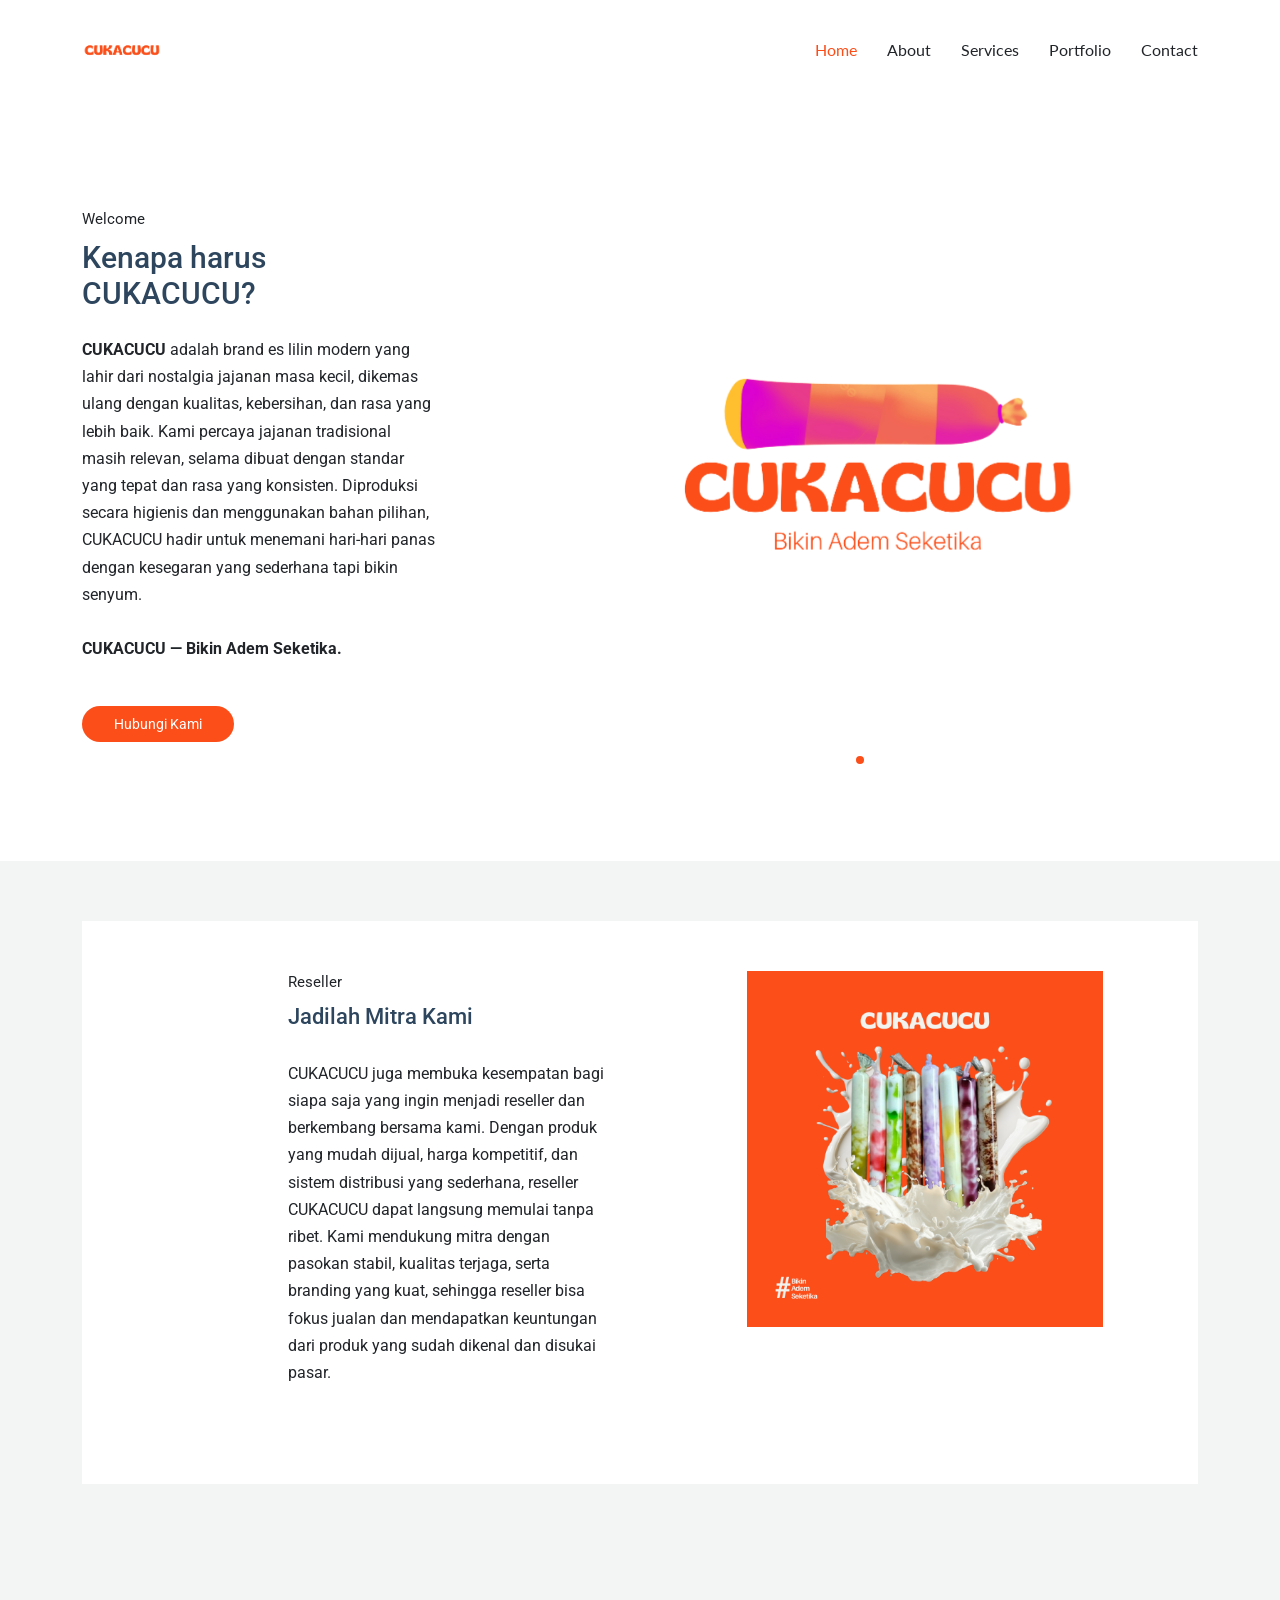
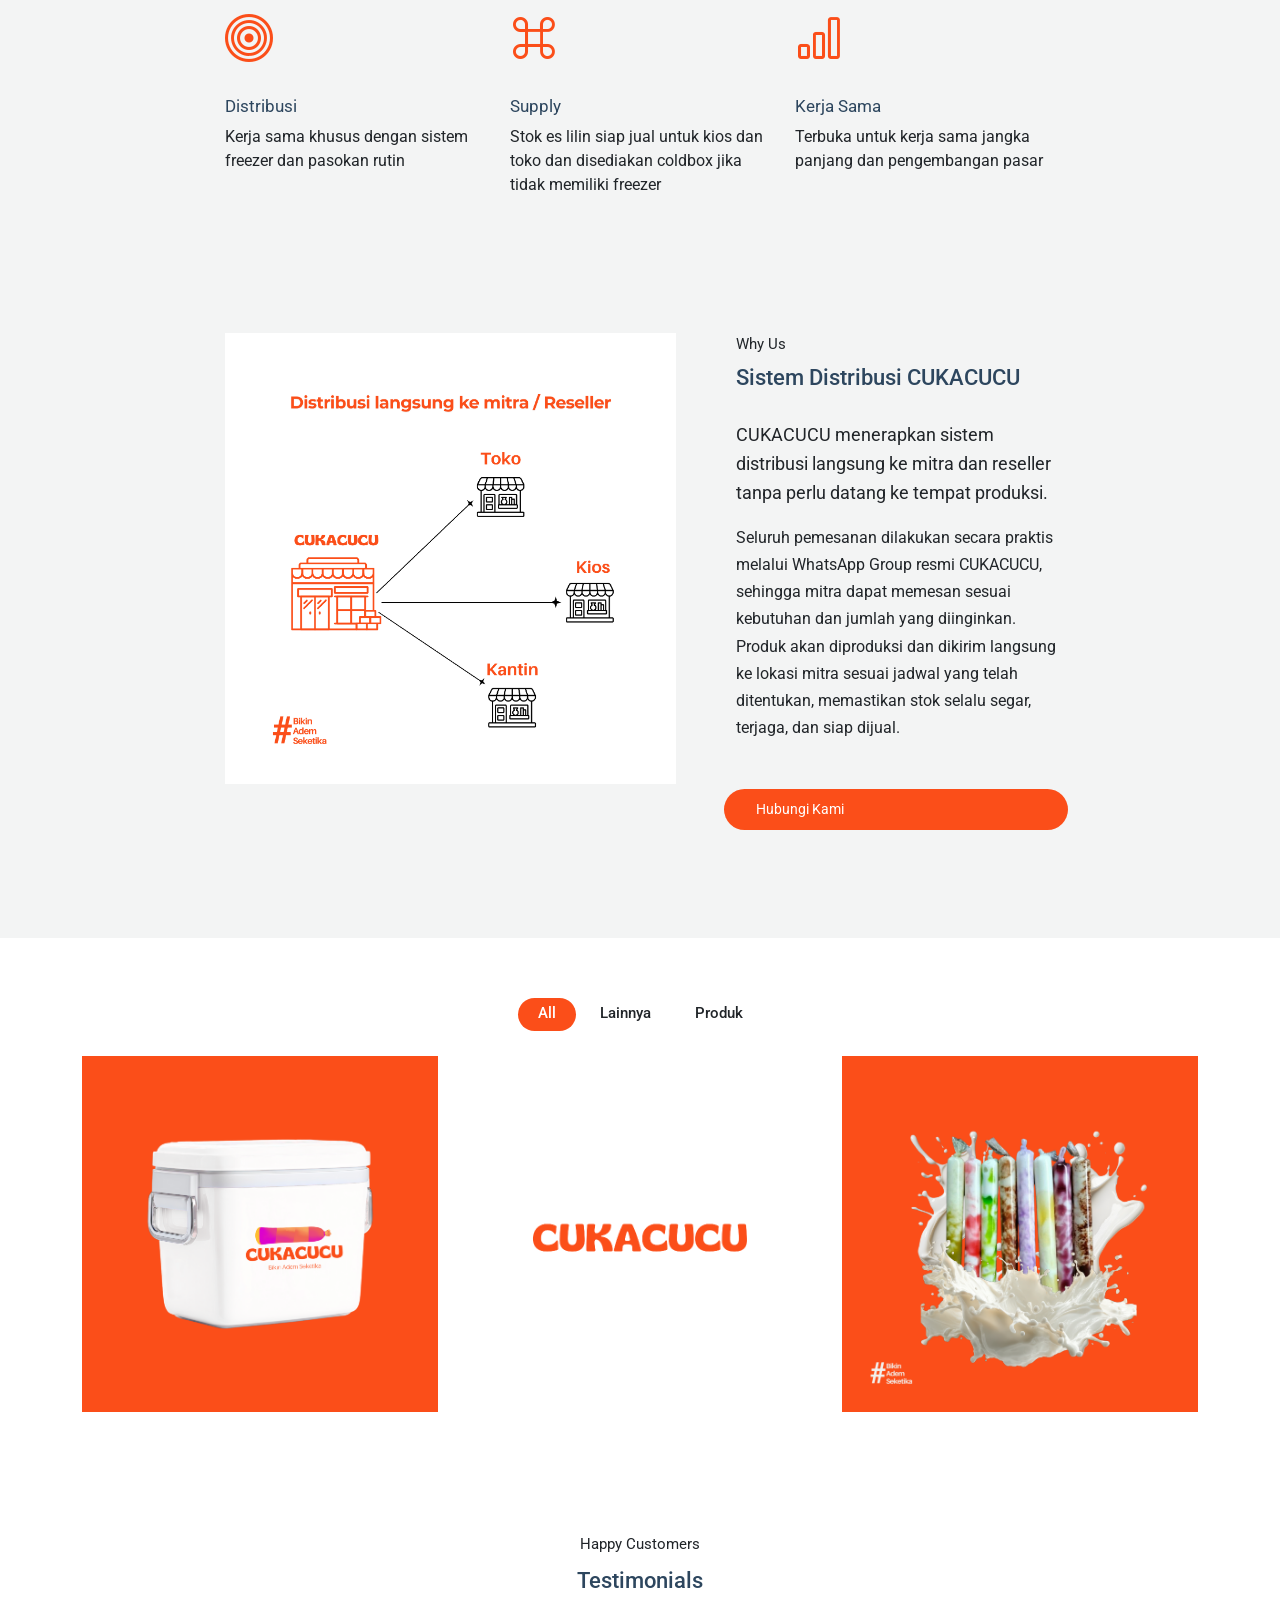
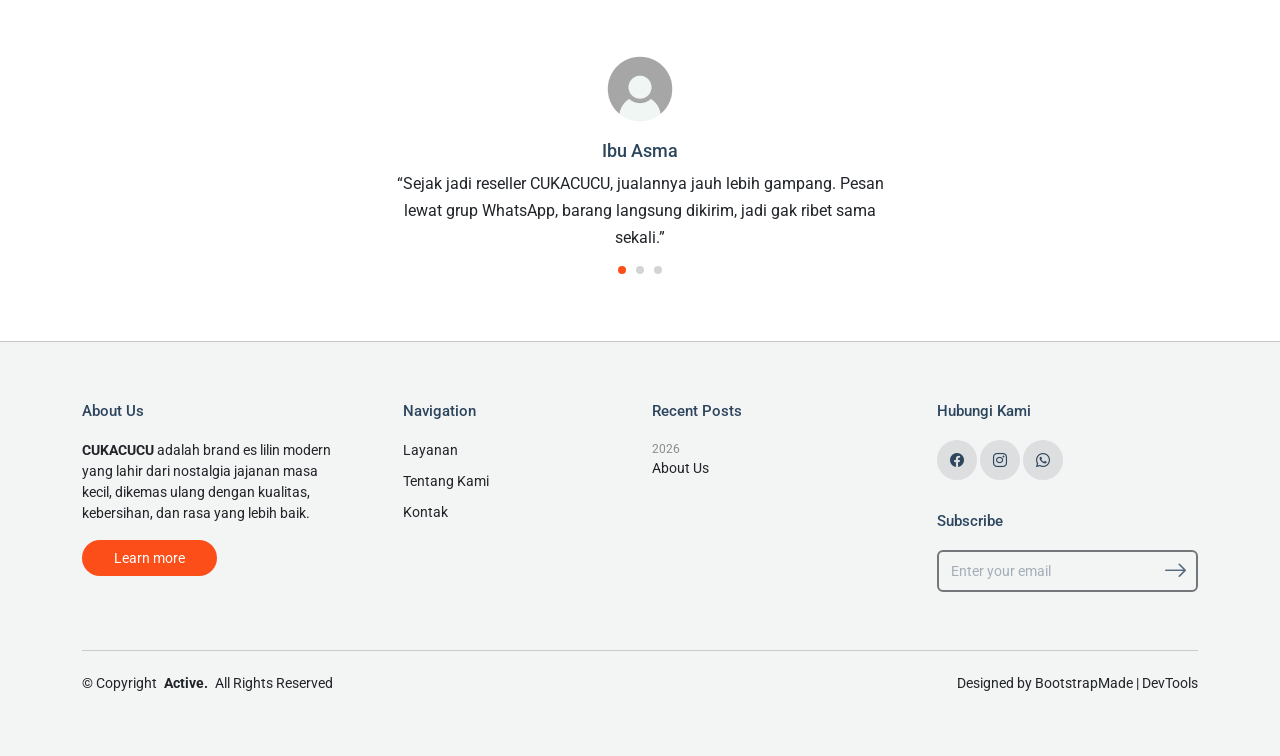
<file: index.html>
<!DOCTYPE html>
<html lang="en">

<head>
  <meta charset="utf-8">
  <meta content="width=device-width, initial-scale=1.0" name="viewport">
  <title>cukacucu</title>
  <meta name="description" content="">
  <meta name="keywords" content="">

  <!-- Favicons -->
  <link href="assets/img/favicon.png" rel="icon">
  <link href="assets/img/apple-touch-icon.png" rel="apple-touch-icon">

  <!-- Fonts -->
  <link href="https://fonts.googleapis.com" rel="preconnect">
  <link href="https://fonts.gstatic.com" rel="preconnect" crossorigin>
  <link href="https://fonts.googleapis.com/css2?family=Roboto:ital,wght@0,100;0,300;0,400;0,500;0,700;0,900;1,100;1,300;1,400;1,500;1,700;1,900&family=Lato:ital,wght@0,100;0,300;0,400;0,700;0,900;1,100;1,300;1,400;1,700;1,900&display=swap" rel="stylesheet">

  <!-- Vendor CSS Files -->
  <link href="assets/vendor/bootstrap/css/bootstrap.min.css" rel="stylesheet">
  <link href="assets/vendor/bootstrap-icons/bootstrap-icons.css" rel="stylesheet">
  <link href="assets/vendor/aos/aos.css" rel="stylesheet">
  <link href="assets/vendor/swiper/swiper-bundle.min.css" rel="stylesheet">
  <link href="assets/vendor/glightbox/css/glightbox.min.css" rel="stylesheet">

  <!-- Main CSS File -->
  <link href="assets/css/main.css" rel="stylesheet">

  <!-- =======================================================
  * Template Name: Active
  * Template URL: https://bootstrapmade.com/active-bootstrap-website-template/
  * Updated: Aug 07 2024 with Bootstrap v5.3.3
  * Author: BootstrapMade.com
  * License: https://bootstrapmade.com/license/
  ======================================================== -->
</head>

<body class="index-page">

  <header id="header" class="header d-flex align-items-center sticky-top">
    <div class="container-fluid container-xl position-relative d-flex align-items-center justify-content-between">

      <a href="index.html" class="logo d-flex align-items-center">
        <!-- Uncomment the line below if you also wish to use an image logo -->
        <!-- <img src="assets/img/logo.png" alt=""> -->
        <img src="assets/img/logo-cukacucu.png" alt="Cukacucu" class="logo-img">
      </a>

      <nav id="navmenu" class="navmenu">
        <ul>
          <li><a href="index.html" class="active">Home</a></li>
          <li><a href="about.html">About</a></li>
          <li><a href="services.html">Services</a></li>
          <li><a href="portfolio.html">Portfolio</a></li>
          <li><a href="contact.html">Contact</a></li>
        </ul>
        <i class="mobile-nav-toggle d-xl-none bi bi-list"></i>
      </nav>

    </div>
  </header>

  <main class="main">

    <!-- About Section -->
    <section id="about" class="about section">

      <div class="container">
        <div class="row align-items-center justify-content-between">
          <div class="col-lg-7 mb-5 mb-lg-0 order-lg-2" data-aos="fade-up" data-aos-delay="400">
            <div class="swiper init-swiper">
              <script type="application/json" class="swiper-config">
                {
                  "loop": true,
                  "speed": 600,
                  "autoplay": {
                    "delay": 5000
                  },
                  "slidesPerView": "auto",
                  "pagination": {
                    "el": ".swiper-pagination",
                    "type": "bullets",
                    "clickable": true
                  },
                  "breakpoints": {
                    "320": {
                      "slidesPerView": 1,
                      "spaceBetween": 40
                    },
                    "1200": {
                      "slidesPerView": 1,
                      "spaceBetween": 1
                    }
                  }
                }
              </script>
              <div class="swiper-wrapper">
                <div class="swiper-slide">
                  <img src="assets/img/1.png" alt="Image" class="img-fluid">
                </div>
                <div class="swiper-slide">
                  <img src="assets/img/2.png" alt="Image" class="img-fluid">
                </div>
                <div class="swiper-slide">
                  <img src="assets/img/3.png" alt="Image" class="img-fluid">
                </div>
              </div>
              <div class="swiper-pagination"></div>
            </div>
          </div>
          <div class="col-lg-4 order-lg-1">
            <span class="section-subtitle" data-aos="fade-up">Welcome</span>
            <h1 class="mb-4" data-aos="fade-up">
              Kenapa harus CUKACUCU?
            </h1>
            <p data-aos="fade-up">
              <strong>CUKACUCU</strong> adalah brand es lilin modern yang lahir dari nostalgia jajanan masa kecil, dikemas ulang dengan kualitas, kebersihan, dan rasa yang lebih baik.
              Kami percaya jajanan tradisional masih relevan, selama dibuat dengan standar yang tepat dan rasa yang konsisten.
              Diproduksi secara higienis dan menggunakan bahan pilihan, CUKACUCU hadir untuk menemani hari-hari panas dengan kesegaran yang sederhana tapi bikin senyum.

              <br><br>
              <strong>CUKACUCU — Bikin Adem Seketika.</strong>
            </p>
            <p class="mt-5" data-aos="fade-up">
              <a href="https://api.whatsapp.com/send/?phone=6285657054860&text&type=phone_number&app_absent=0" class="btn-get-started">Hubungi Kami</a>
            </p>
          </div>
        </div>
      </div>
    </section><!-- /About Section -->

    <!-- About 2 Section -->
    <section id="about-2" class="about-2 section light-background">

      <div class="container">
        <div class="content">
          <div class="row justify-content-center">
            <div class="col-sm-12 col-md-5 col-lg-4 col-xl-4 order-lg-2 offset-xl-1 mb-4">
              <div class="img-wrap text-center text-md-left" data-aos="fade-up" data-aos-delay="100">
                <div class="img">
                  <img src="assets/img/produk.png" alt="circle image" class="img-fluid">
                </div>
              </div>
            </div>

            <div class="offset-md-0 offset-lg-1 col-sm-12 col-md-5 col-lg-5 col-xl-4" data-aos="fade-up">
              <div class="px-3">
                <span class="content-subtitle">Reseller</span>
                <h2 class="content-title text-start">
                  Jadilah Mitra Kami
                </h2>
                <p class="lead"> 
                <p class="mb-5">
                   CUKACUCU juga membuka kesempatan bagi siapa saja yang ingin menjadi reseller dan berkembang bersama kami. 
                  Dengan produk yang mudah dijual, harga kompetitif, dan sistem distribusi yang sederhana, reseller CUKACUCU dapat langsung memulai tanpa ribet.
                  Kami mendukung mitra dengan pasokan stabil, kualitas terjaga, serta branding yang kuat, 
                  sehingga reseller bisa fokus jualan dan mendapatkan keuntungan dari produk yang sudah dikenal dan disukai pasar.
                </p>
                </p>
                <p>
                  
                </p>
              </div>
            </div>
          </div>
        </div>
      </div>
    </section><!-- /About 2 Section -->

    <!-- Services Section -->
    <section id="services" class="services section light-background">

      <div class="container">
        <div class="row gy-4 justify-content-center">

          <div class="col-lg-3">
            <div class="services-item" data-aos="fade-up">
              <div class="services-icon">
                <i class="bi bi-bullseye"></i>
              </div>
              <div>
                <h3>Distribusi</h3>
                <p>Kerja sama khusus dengan sistem freezer dan pasokan rutin</p>
              </div>
            </div>
          </div>

          <div class="col-lg-3">
            <div class="services-item" data-aos="fade-up" data-aos-delay="100">
              <div class="services-icon">
                <i class="bi bi-command"></i>
              </div>
              <div>
                <h3>Supply</h3>
                <p>Stok es lilin siap jual untuk kios dan toko dan disediakan coldbox jika tidak memiliki freezer</p>
              </div>
            </div>
          </div>

          <div class="col-lg-3">
            <div class="services-item" data-aos="fade-up" data-aos-delay="200">
              <div class="services-icon">
                <i class="bi bi-bar-chart"></i>
              </div>
              <div>
                <h3>Kerja Sama</h3>
                <p>Terbuka untuk kerja sama jangka panjang dan pengembangan pasar</p>
              </div>
            </div>
          </div>

        </div>
      </div>
    </section><!-- /Services Section -->

    <!-- Stats Section -->
    <section id="stats" class="stats section light-background">

      <div class="container">

        <div class="row gy-4 justify-content-center">

          <div class="col-lg-5">
            <div class="images-overlap">
              <img src="assets/img/distribusi.png" alt="student" class="img-fluid img-1" data-aos="fade-up">
            </div>
          </div>

          <div class="col-lg-4 ps-lg-5">
            <span class="content-subtitle">Why Us</span>
            <h2 class="content-title">Sistem Distribusi CUKACUCU</h2>
            <p class="lead">
              CUKACUCU menerapkan sistem distribusi langsung ke mitra dan reseller tanpa perlu datang ke tempat produksi.
            </p>
            <p class="mb-5">
              Seluruh pemesanan dilakukan secara praktis melalui WhatsApp Group resmi CUKACUCU, sehingga mitra dapat memesan sesuai kebutuhan dan jumlah yang diinginkan. 
              Produk akan diproduksi dan dikirim langsung ke lokasi mitra sesuai jadwal yang telah ditentukan, memastikan stok selalu segar, terjaga, dan siap dijual.
            </p>
            <div class="row mb-5 count-numbers">
            <a href="https://api.whatsapp.com/send/?phone=6285657054860&text&type=phone_number&app_absent=0" class="btn-get-started">Hubungi Kami</a>
    

            </div>
          </div>

        </div>

      </div>
    </section><!-- /Stats Section -->

    <!-- Portfolio Section -->
    <section id="portfolio" class="portfolio section">

      <div class="container">

        <div class="isotope-layout" data-default-filter="*" data-layout="masonry" data-sort="original-order">

          <ul class="portfolio-filters isotope-filters" data-aos="fade-up" data-aos-delay="100">
            <li data-filter="*" class="filter-active">All</li>
            <li data-filter=".filter-app">Lainnya</li>
            <li data-filter=".filter-product">Produk</li>
          </ul><!-- End Portfolio Filters -->

          <div class="row gy-4 isotope-container" data-aos="fade-up" data-aos-delay="200">

            <div class="col-lg-4 col-md-6 portfolio-item isotope-item filter-app">
              <img src="assets/img/8.png" class="img-fluid" alt="">
              <div class="portfolio-info">
                <h4>ColdBox</h4>
                <p>Tempat Es Cukacucu</p>
                <a href="assets/img/8.png" title="App 1" data-gallery="portfolio-gallery-app" class="glightbox preview-link"><i class="bi bi-zoom-in"></i></a>
                <a href="portfolio-details.html" title="More Details" class="details-link"><i class="bi bi-link-45deg"></i></a>
              </div>
            </div><!-- End Portfolio Item -->

             <div class="col-lg-4 col-md-6 portfolio-item isotope-item filter-app">
              <img src="assets/img/2.png" class="img-fluid" alt="">
              <div class="portfolio-info">
                <h4>Logo</h4>
                <p>Brand</p>
                <a href="assets/img/2.png" title="App 1" data-gallery="portfolio-gallery-app" class="glightbox preview-link"><i class="bi bi-zoom-in"></i></a>
                <a href="portfolio-details.html" title="More Details" class="details-link"><i class="bi bi-link-45deg"></i></a>
              </div>
            </div><!-- End Portfolio Item -->

            <div class="col-lg-4 col-md-6 portfolio-item isotope-item filter-product">
              <img src="assets/img/6.png" class="img-fluid" alt="">
              <div class="portfolio-info">
                <h4>Es Lilin Cukacucu</h4>
                <p>Produk</p>
                <a href="assets/img/6.png" title="Product 1" data-gallery="portfolio-gallery-product" class="glightbox preview-link"><i class="bi bi-zoom-in"></i></a>
                <a href="portfolio-details.html" title="More Details" class="details-link"><i class="bi bi-link-45deg"></i></a>
              </div>
            </div><!-- End Portfolio Item -->

          </div><!-- End Portfolio Container -->

        </div>

      </div>

    </section><!-- /Portfolio Section -->


        <!-- Testimonials Section -->
    <section id="testimonials" class="testimonials section">
      <!-- Section Title -->
      <div class="container section-title" data-aos="fade-up">
        <p>Happy Customers</p>
        <h2>Testimonials</h2>
      </div><!-- End Section Title -->

      <div class="container" data-aos="fade-up">
        <div class="row justify-content-center">
          <div class="col-lg-7">
            <div class="swiper init-swiper">
              <script type="application/json" class="swiper-config">
                {
                  "loop": true,
                  "speed": 600,
                  "autoplay": {
                    "delay": 5000
                  },
                  "slidesPerView": "auto",
                  "pagination": {
                    "el": ".swiper-pagination",
                    "type": "bullets",
                    "clickable": true
                  },
                  "breakpoints": {
                    "320": {
                      "slidesPerView": 1,
                      "spaceBetween": 40
                    },
                    "1200": {
                      "slidesPerView": 1,
                      "spaceBetween": 1
                    }
                  }
                }
              </script>
              <div class="swiper-wrapper">
                <div class="swiper-slide">
                  <div class="testimonial mx-auto">
                    <figure class="img-wrap">
                      <img src="assets/img/avatar.jpg" alt="Image" class="img-fluid">
                    </figure>
                    <h3 class="name">Ibu Asma</h3>
                    <blockquote>
                      <p>
                        “Sejak jadi reseller CUKACUCU, jualannya jauh lebih gampang. 
                        Pesan lewat grup WhatsApp, barang langsung dikirim, jadi gak ribet sama sekali.”
                      </p>
                    </blockquote>
                  </div>
                </div>
                <div class="swiper-slide">
                  <div class="testimonial mx-auto">
                    <figure class="img-wrap">
                      <img src="assets/img/avatar.jpg" alt="Image" class="img-fluid">
                    </figure>
                    <h3 class="name">Ibu Sari</h3>
                    <blockquote>
                      <p>
                        “Produknya konsisten dan cepat laku. Anak-anak sudah kenal CUKACUCU, jadi kami tinggal stok dan jual.”
                      </p>
                    </blockquote>
                  </div>
                </div>
                <div class="swiper-slide">
                  <div class="testimonial mx-auto">
                    <figure class="img-wrap">
                      <img src="assets/img/avatar.jpg" alt="Image" class="img-fluid">
                    </figure>
                    <h3 class="name">Ibu Daeng</h3>
                    <blockquote>
                      <p>
                        “Sistemnya jelas dan rapi. 
                        Kami bisa pesan sesuai kebutuhan, stok selalu segar, dan pengirimannya tepat waktu.”
                      </p>
                    </blockquote>
                  </div>
                </div>
              </div>
              <div class="swiper-pagination"></div>
            </div>
          </div>
        </div>
      </div>
    </section><!-- /Testimonials Section -->

  </main>

  <footer id="footer" class="footer light-background">
    <div class="container">
      <div class="row g-4">
        <div class="col-md-6 col-lg-3 mb-3 mb-md-0">
          <div class="widget">
            <h3 class="widget-heading">About Us</h3>
            <p class="mb-4">
              <strong>CUKACUCU</strong> adalah brand es lilin modern yang lahir dari nostalgia jajanan masa kecil, 
              dikemas ulang dengan kualitas, kebersihan, dan rasa yang lebih baik.
            </p>
            <p class="mb-0">
              <a href="#" class="btn-learn-more">Learn more</a>
            </p>
          </div>
        </div>
        <div class="col-md-6 col-lg-3 ps-lg-5 mb-3 mb-md-0">
          <div class="widget">
            <h3 class="widget-heading">Navigation</h3>
            <ul class="list-unstyled float-start me-5">
              <li><a href="services.html">Layanan</a></li>
              <li><a href="about.html">Tentang Kami</a></li>
              <li><a href="contact.html">Kontak</a></li>
            </ul>
          </div>
        </div>
        <div class="col-md-6 col-lg-3 pl-lg-5">
          <div class="widget">
            <h3 class="widget-heading">Recent Posts</h3>
            <ul class="list-unstyled footer-blog-entry">
              <li>
                <span class="d-block date">2026</span>
                <a href="#">About Us</a>
              </li>
           
            </ul>
          </div>
        </div>
        <div class="col-md-6 col-lg-3 pl-lg-5">
          <div class="widget">
            <h3 class="widget-heading">Hubungi Kami</h3>
            <ul class="list-unstyled social-icons light mb-3">
              <li>
                <a href="https://www.facebook.com/share/17wh9dVUZs/"><span class="bi bi-facebook"></span></a>
              </li>
              <li>
                <a href="https://www.instagram.com/cukac.ucu?igsh=MXU5ZGhhYmMwZmswaw=="><span class="bi bi-instagram"></span></a>
              </li>
              <li>
                <a href="https://api.whatsapp.com/send/?phone=6285657054860&text&type=phone_number&app_absent=0"><span class="bi bi-whatsapp"></span></a>
              </li>
            </ul>
          </div>

          <div class="widget">
            <div class="footer-subscribe">
              <h3 class="widget-heading">Subscribe</h3>
              <form action="forms/newsletter.php" method="post" class="php-email-form">
                <div class="mb-2">
                  <input type="text" class="form-control" name="email" placeholder="Enter your email">

                  <button type="submit" class="btn btn-link">
                    <span class="bi bi-arrow-right"></span>
                  </button>
                </div>
                <div class="loading">Loading</div>
                <div class="error-message"></div>
                <div class="sent-message">
                  Your subscription request has been sent. Thank you!
                </div>
              </form>
            </div>
          </div>
        </div>
      </div>

      <div class="copyright d-flex flex-column flex-md-row align-items-center justify-content-md-between">
        <p>© <span>Copyright</span> <strong class="px-1 sitename">Active.</strong> <span>All Rights Reserved</span></p>
        <div class="credits">
          <!-- All the links in the footer should remain intact. -->
          <!-- You can delete the links only if you've purchased the pro version. -->
          <!-- Licensing information: https://bootstrapmade.com/license/ -->
          <!-- Purchase the pro version with working PHP/AJAX contact form: [buy-url] -->
          Designed by <a href="https://bootstrapmade.com/">BootstrapMade</a> | <a href="https://bootstrapmade.com/tools/">DevTools</a>
        </div>
      </div>
    </div>
  </footer>

  <!-- Scroll Top -->
  <a href="#" id="scroll-top" class="scroll-top d-flex align-items-center justify-content-center"><i class="bi bi-arrow-up-short"></i></a>

  <!-- Preloader -->
  <div id="preloader"></div>

  <!-- Vendor JS Files -->
  <script src="assets/vendor/bootstrap/js/bootstrap.bundle.min.js"></script>
  <script src="assets/vendor/php-email-form/validate.js"></script>
  <script src="assets/vendor/aos/aos.js"></script>
  <script src="assets/vendor/swiper/swiper-bundle.min.js"></script>
  <script src="assets/vendor/purecounter/purecounter_vanilla.js"></script>
  <script src="assets/vendor/glightbox/js/glightbox.min.js"></script>
  <script src="assets/vendor/imagesloaded/imagesloaded.pkgd.min.js"></script>
  <script src="assets/vendor/isotope-layout/isotope.pkgd.min.js"></script>

  <!-- Main JS File -->
  <script src="assets/js/main.js"></script>

</body>

</html>
</file>
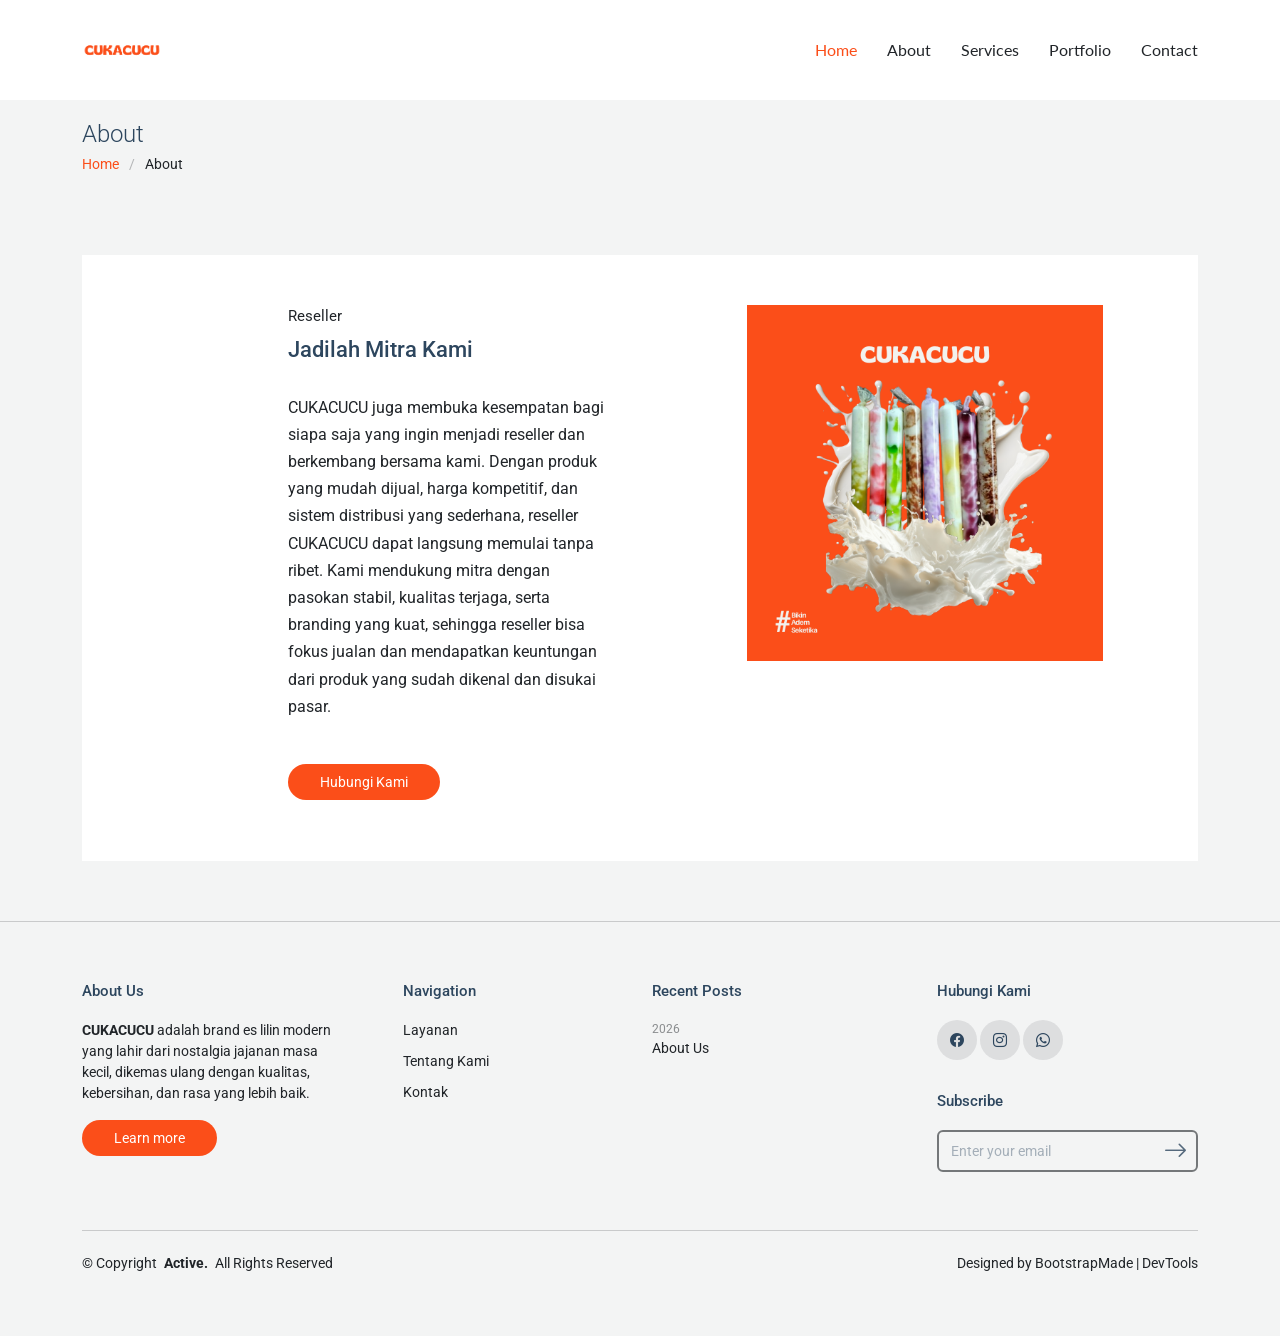
<file: about.html>
<!DOCTYPE html>
<html lang="en">

<head>
  <meta charset="utf-8">
  <meta content="width=device-width, initial-scale=1.0" name="viewport">
  <title>Tentang kami</title>
  <meta name="description" content="">
  <meta name="keywords" content="">

  <!-- Favicons -->
  <link href="assets/img/favicon.png" rel="icon">
  <link href="assets/img/apple-touch-icon.png" rel="apple-touch-icon">

  <!-- Fonts -->
  <link href="https://fonts.googleapis.com" rel="preconnect">
  <link href="https://fonts.gstatic.com" rel="preconnect" crossorigin>
  <link href="https://fonts.googleapis.com/css2?family=Roboto:ital,wght@0,100;0,300;0,400;0,500;0,700;0,900;1,100;1,300;1,400;1,500;1,700;1,900&family=Lato:ital,wght@0,100;0,300;0,400;0,700;0,900;1,100;1,300;1,400;1,700;1,900&display=swap" rel="stylesheet">

  <!-- Vendor CSS Files -->
  <link href="assets/vendor/bootstrap/css/bootstrap.min.css" rel="stylesheet">
  <link href="assets/vendor/bootstrap-icons/bootstrap-icons.css" rel="stylesheet">
  <link href="assets/vendor/aos/aos.css" rel="stylesheet">
  <link href="assets/vendor/swiper/swiper-bundle.min.css" rel="stylesheet">
  <link href="assets/vendor/glightbox/css/glightbox.min.css" rel="stylesheet">

  <!-- Main CSS File -->
  <link href="assets/css/main.css" rel="stylesheet">

  <!-- =======================================================
  * Template Name: Active
  * Template URL: https://bootstrapmade.com/active-bootstrap-website-template/
  * Updated: Aug 07 2024 with Bootstrap v5.3.3
  * Author: BootstrapMade.com
  * License: https://bootstrapmade.com/license/
  ======================================================== -->
</head>

<body class="about-page">

  <header id="header" class="header d-flex align-items-center sticky-top">
    <div class="container-fluid container-xl position-relative d-flex align-items-center justify-content-between">

      <a href="index.html" class="logo d-flex align-items-center">
        <!-- Uncomment the line below if you also wish to use an image logo -->
        <!-- <img src="assets/img/logo.png" alt=""> -->
        <img src="assets/img/logo-cukacucu.png" alt="Cukacucu" class="logo-img">
      </a>

      <nav id="navmenu" class="navmenu">
        <ul>
          <li><a href="index.html" class="active">Home</a></li>
          <li><a href="about.html">About</a></li>
          <li><a href="services.html">Services</a></li>
          <li><a href="portfolio.html">Portfolio</a></li>
          <li><a href="contact.html">Contact</a></li>
        </ul>
        <i class="mobile-nav-toggle d-xl-none bi bi-list"></i>
      </nav>

    </div>
  </header>

  <main class="main">

    <!-- Page Title -->
    <div class="page-title light-background">
      <div class="container">
        <h1>About</h1>
        <nav class="breadcrumbs">
          <ol>
            <li><a href="index.html">Home</a></li>
            <li class="current">About</li>
          </ol>
        </nav>
      </div>
    </div><!-- End Page Title -->

    <!-- About 2 Section -->
    <section id="about-2" class="about-2 section light-background">

      <div class="container">
        <div class="content">
          <div class="row justify-content-center">
            <div class="col-sm-12 col-md-5 col-lg-4 col-xl-4 order-lg-2 offset-xl-1 mb-4">
              <div class="img-wrap text-center text-md-left" data-aos="fade-up" data-aos-delay="100">
                <div class="img">
                  <img src="assets/img/produk.png" alt="circle image" class="img-fluid">
                </div>
              </div>
            </div>

            <div class="offset-md-0 offset-lg-1 col-sm-12 col-md-5 col-lg-5 col-xl-4" data-aos="fade-up">
              <div class="px-3">
                <span class="content-subtitle">Reseller</span>
                <h2 class="content-title text-start">
                  Jadilah Mitra Kami
                </h2>
                <p class="lead"> 
                <p class="mb-5">
                   CUKACUCU juga membuka kesempatan bagi siapa saja yang ingin menjadi reseller dan berkembang bersama kami. 
                  Dengan produk yang mudah dijual, harga kompetitif, dan sistem distribusi yang sederhana, reseller CUKACUCU dapat langsung memulai tanpa ribet.
                  Kami mendukung mitra dengan pasokan stabil, kualitas terjaga, serta branding yang kuat, 
                  sehingga reseller bisa fokus jualan dan mendapatkan keuntungan dari produk yang sudah dikenal dan disukai pasar.
                </p>
                </p>
                <p>
                  <a href="https://api.whatsapp.com/send/?phone=6285657054860&text&type=phone_number&app_absent=0" class="btn-get-started">Hubungi Kami</a>
                </p>
                
              </div>
            </div>
          </div>
        </div>
      </div>
    </section><!-- /About 2 Section -->

  </main>

  <footer id="footer" class="footer light-background">
    <div class="container">
      <div class="row g-4">
        <div class="col-md-6 col-lg-3 mb-3 mb-md-0">
          <div class="widget">
            <h3 class="widget-heading">About Us</h3>
            <p class="mb-4">
              <strong>CUKACUCU</strong> adalah brand es lilin modern yang lahir dari nostalgia jajanan masa kecil, 
              dikemas ulang dengan kualitas, kebersihan, dan rasa yang lebih baik.
            </p>
            <p class="mb-0">
              <a href="#" class="btn-learn-more">Learn more</a>
            </p>
          </div>
        </div>
        <div class="col-md-6 col-lg-3 ps-lg-5 mb-3 mb-md-0">
          <div class="widget">
            <h3 class="widget-heading">Navigation</h3>
            <ul class="list-unstyled float-start me-5">
              <li><a href="services.html">Layanan</a></li>
              <li><a href="about.html">Tentang Kami</a></li>
              <li><a href="contact.html">Kontak</a></li>
            </ul>
          </div>
        </div>
        <div class="col-md-6 col-lg-3 pl-lg-5">
          <div class="widget">
            <h3 class="widget-heading">Recent Posts</h3>
            <ul class="list-unstyled footer-blog-entry">
              <li>
                <span class="d-block date">2026</span>
                <a href="#">About Us</a>
              </li>
           
            </ul>
          </div>
        </div>
        <div class="col-md-6 col-lg-3 pl-lg-5">
          <div class="widget">
            <h3 class="widget-heading">Hubungi Kami</h3>
            <ul class="list-unstyled social-icons light mb-3">
            <li>
                <a href="https://www.facebook.com/share/17wh9dVUZs/"><span class="bi bi-facebook"></span></a>
              </li>
              <li>
                <a href="https://www.instagram.com/cukac.ucu?igsh=MXU5ZGhhYmMwZmswaw=="><span class="bi bi-instagram"></span></a>
              </li>
              <li>
                <a href="https://api.whatsapp.com/send/?phone=6285657054860&text&type=phone_number&app_absent=0"><span class="bi bi-whatsapp"></span></a>
              </li>
            </ul>
          </div>

          <div class="widget">
            <div class="footer-subscribe">
              <h3 class="widget-heading">Subscribe</h3>
              <form action="forms/newsletter.php" method="post" class="php-email-form">
                <div class="mb-2">
                  <input type="text" class="form-control" name="email" placeholder="Enter your email">

                  <button type="submit" class="btn btn-link">
                    <span class="bi bi-arrow-right"></span>
                  </button>
                </div>
                <div class="loading">Loading</div>
                <div class="error-message"></div>
                <div class="sent-message">
                  Your subscription request has been sent. Thank you!
                </div>
              </form>
            </div>
          </div>
        </div>
      </div>

      <div class="copyright d-flex flex-column flex-md-row align-items-center justify-content-md-between">
        <p>© <span>Copyright</span> <strong class="px-1 sitename">Active.</strong> <span>All Rights Reserved</span></p>
        <div class="credits">
          <!-- All the links in the footer should remain intact. -->
          <!-- You can delete the links only if you've purchased the pro version. -->
          <!-- Licensing information: https://bootstrapmade.com/license/ -->
          <!-- Purchase the pro version with working PHP/AJAX contact form: [buy-url] -->
          Designed by <a href="https://bootstrapmade.com/">BootstrapMade</a> | <a href="https://bootstrapmade.com/tools/">DevTools</a>
        </div>
      </div>
    </div>
  </footer>

  <!-- Scroll Top -->
  <a href="#" id="scroll-top" class="scroll-top d-flex align-items-center justify-content-center"><i class="bi bi-arrow-up-short"></i></a>

  <!-- Preloader -->
  <div id="preloader"></div>

  <!-- Vendor JS Files -->
  <script src="assets/vendor/bootstrap/js/bootstrap.bundle.min.js"></script>
  <script src="assets/vendor/php-email-form/validate.js"></script>
  <script src="assets/vendor/aos/aos.js"></script>
  <script src="assets/vendor/swiper/swiper-bundle.min.js"></script>
  <script src="assets/vendor/purecounter/purecounter_vanilla.js"></script>
  <script src="assets/vendor/glightbox/js/glightbox.min.js"></script>
  <script src="assets/vendor/imagesloaded/imagesloaded.pkgd.min.js"></script>
  <script src="assets/vendor/isotope-layout/isotope.pkgd.min.js"></script>

  <!-- Main JS File -->
  <script src="assets/js/main.js"></script>

</body>

</html>
</file>
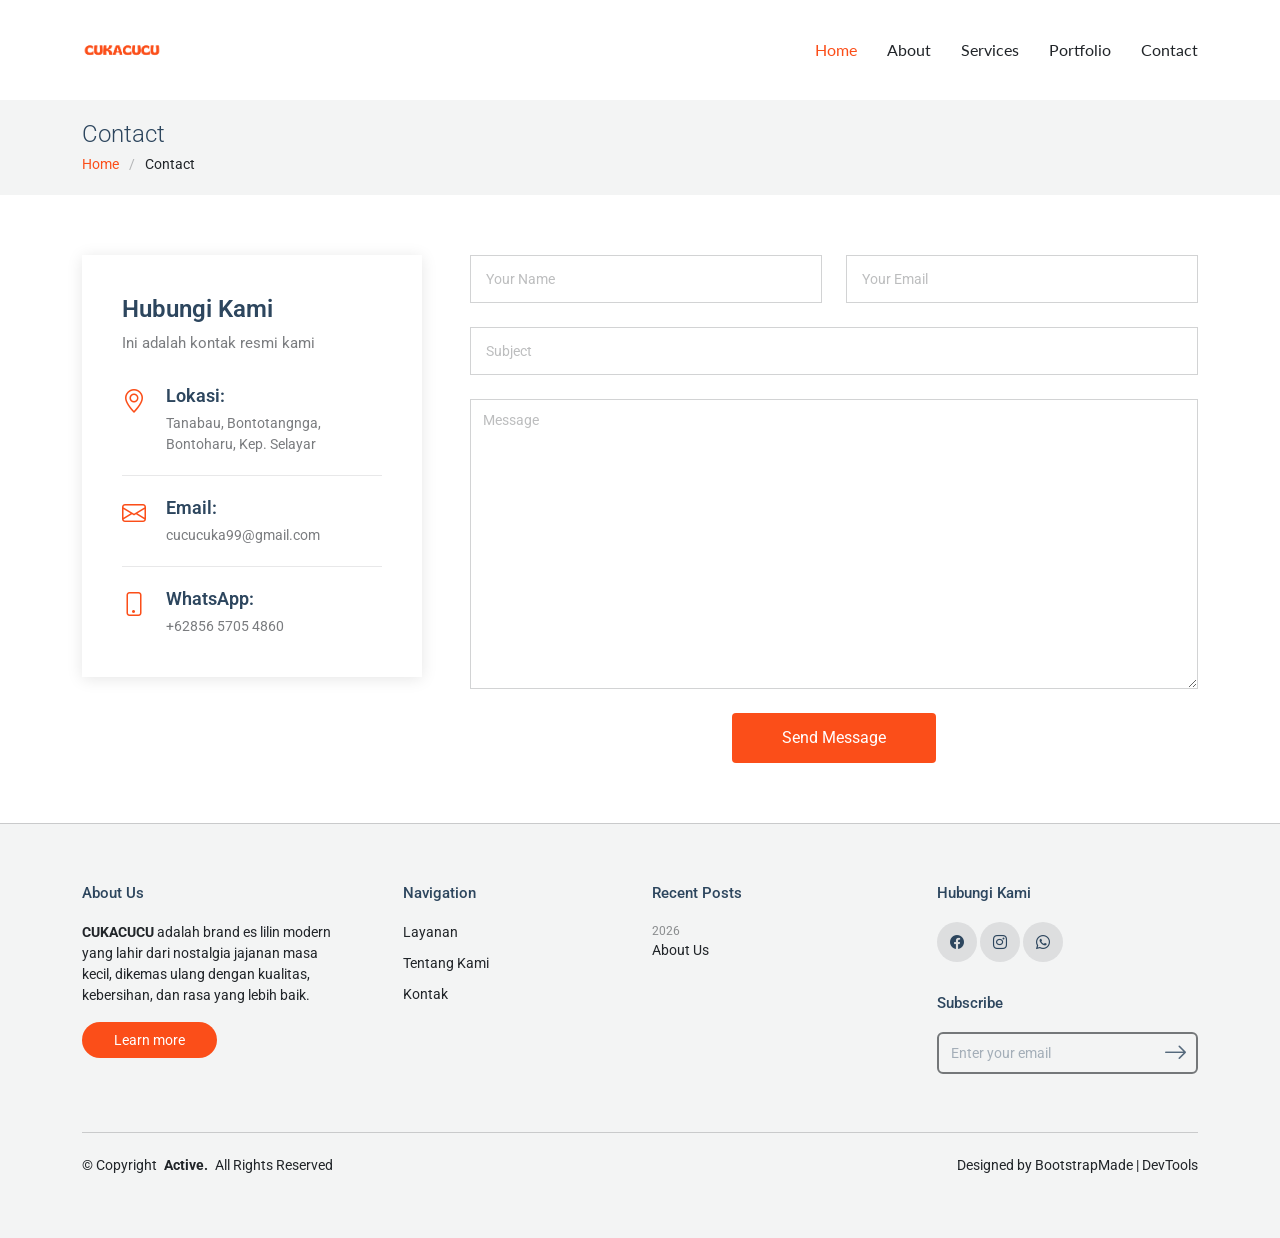
<file: contact.html>
<!DOCTYPE html>
<html lang="en">

<head>
  <meta charset="utf-8">
  <meta content="width=device-width, initial-scale=1.0" name="viewport">
  <title>Contact</title>
  <meta name="description" content="">
  <meta name="keywords" content="">

  <!-- Favicons -->
  <link href="assets/img/favicon.png" rel="icon">
  <link href="assets/img/apple-touch-icon.png" rel="apple-touch-icon">

  <!-- Fonts -->
  <link href="https://fonts.googleapis.com" rel="preconnect">
  <link href="https://fonts.gstatic.com" rel="preconnect" crossorigin>
  <link href="https://fonts.googleapis.com/css2?family=Roboto:ital,wght@0,100;0,300;0,400;0,500;0,700;0,900;1,100;1,300;1,400;1,500;1,700;1,900&family=Lato:ital,wght@0,100;0,300;0,400;0,700;0,900;1,100;1,300;1,400;1,700;1,900&display=swap" rel="stylesheet">

  <!-- Vendor CSS Files -->
  <link href="assets/vendor/bootstrap/css/bootstrap.min.css" rel="stylesheet">
  <link href="assets/vendor/bootstrap-icons/bootstrap-icons.css" rel="stylesheet">
  <link href="assets/vendor/aos/aos.css" rel="stylesheet">
  <link href="assets/vendor/swiper/swiper-bundle.min.css" rel="stylesheet">
  <link href="assets/vendor/glightbox/css/glightbox.min.css" rel="stylesheet">

  <!-- Main CSS File -->
  <link href="assets/css/main.css" rel="stylesheet">

  <!-- =======================================================
  * Template Name: Active
  * Template URL: https://bootstrapmade.com/active-bootstrap-website-template/
  * Updated: Aug 07 2024 with Bootstrap v5.3.3
  * Author: BootstrapMade.com
  * License: https://bootstrapmade.com/license/
  ======================================================== -->
</head>

<body class="contact-page">

  <header id="header" class="header d-flex align-items-center sticky-top">
    <div class="container-fluid container-xl position-relative d-flex align-items-center justify-content-between">

      <a href="index.html" class="logo d-flex align-items-center">
        <!-- Uncomment the line below if you also wish to use an image logo -->
        <!-- <img src="assets/img/logo.png" alt=""> -->
        <img src="assets/img/logo-cukacucu.png" alt="Cukacucu" class="logo-img">
      </a>

      <nav id="navmenu" class="navmenu">
        <ul>
          <li><a href="index.html" class="active">Home</a></li>
          <li><a href="about.html">About</a></li>
          <li><a href="services.html">Services</a></li>
          <li><a href="portfolio.html">Portfolio</a></li>
          <li><a href="contact.html">Contact</a></li>
        </ul>
        <i class="mobile-nav-toggle d-xl-none bi bi-list"></i>
      </nav>

    </div>
  </header>
  <main class="main">

    <!-- Page Title -->
    <div class="page-title light-background">
      <div class="container">
        <h1>Contact</h1>
        <nav class="breadcrumbs">
          <ol>
            <li><a href="index.html">Home</a></li>
            <li class="current">Contact</li>
          </ol>
        </nav>
      </div>
    </div><!-- End Page Title -->

    <!-- Contact Section -->
    <section id="contact" class="contact section">

      <div class="container" data-aos="fade">

        <div class="row gy-5 gx-lg-5">

          <div class="col-lg-4">

            <div class="info">
              <h3>Hubungi Kami</h3>
              <p>Ini adalah kontak resmi kami</p>

              <div class="info-item d-flex">
                <i class="bi bi-geo-alt flex-shrink-0"></i>
                <div>
                  <h4>Lokasi:</h4>
                  <p>Tanabau, Bontotangnga, Bontoharu, Kep. Selayar</p>
                </div>
              </div><!-- End Info Item -->

              <div class="info-item d-flex">
                <i class="bi bi-envelope flex-shrink-0"></i>
                <div>
                  <h4>Email:</h4>
                  <p>cucucuka99@gmail.com</p>
                </div>
              </div><!-- End Info Item -->

              <div class="info-item d-flex">
                <i class="bi bi-phone flex-shrink-0"></i>
                <div>
                  <h4>WhatsApp:</h4>
                  <p>+62856 5705 4860 </p>
                </div>
              </div><!-- End Info Item -->

            </div>

          </div>

          <div class="col-lg-8">
            <form action="forms/contact.php" method="post" role="form" class="php-email-form">
              <div class="row">
                <div class="col-md-6 form-group">
                  <input type="text" name="name" class="form-control" id="name" placeholder="Your Name" required="">
                </div>
                <div class="col-md-6 form-group mt-3 mt-md-0">
                  <input type="email" class="form-control" name="email" id="email" placeholder="Your Email" required="">
                </div>
              </div>
              <div class="form-group mt-3">
                <input type="text" class="form-control" name="subject" id="subject" placeholder="Subject" required="">
              </div>
              <div class="form-group mt-3">
                <textarea class="form-control" name="message" placeholder="Message" required=""></textarea>
              </div>
              <div class="my-3">
                <div class="loading">Loading</div>
                <div class="error-message"></div>
                <div class="sent-message">Your message has been sent. Thank you!</div>
              </div>
              <div class="text-center"><button type="submit">Send Message</button></div>
            </form>
          </div><!-- End Contact Form -->

        </div>

      </div>

    </section><!-- /Contact Section -->

  </main>

  <footer id="footer" class="footer light-background">
    <div class="container">
      <div class="row g-4">
        <div class="col-md-6 col-lg-3 mb-3 mb-md-0">
          <div class="widget">
            <h3 class="widget-heading">About Us</h3>
            <p class="mb-4">
              <strong>CUKACUCU</strong> adalah brand es lilin modern yang lahir dari nostalgia jajanan masa kecil, 
              dikemas ulang dengan kualitas, kebersihan, dan rasa yang lebih baik.
            </p>
            <p class="mb-0">
              <a href="#" class="btn-learn-more">Learn more</a>
            </p>
          </div>
        </div>
        <div class="col-md-6 col-lg-3 ps-lg-5 mb-3 mb-md-0">
          <div class="widget">
            <h3 class="widget-heading">Navigation</h3>
            <ul class="list-unstyled float-start me-5">
              <li><a href="services.html">Layanan</a></li>
              <li><a href="about.html">Tentang Kami</a></li>
              <li><a href="contact.html">Kontak</a></li>
            </ul>
          </div>
        </div>
        <div class="col-md-6 col-lg-3 pl-lg-5">
          <div class="widget">
            <h3 class="widget-heading">Recent Posts</h3>
            <ul class="list-unstyled footer-blog-entry">
              <li>
                <span class="d-block date">2026</span>
                <a href="#">About Us</a>
              </li>
           
            </ul>
          </div>
        </div>
        <div class="col-md-6 col-lg-3 pl-lg-5">
          <div class="widget">
            <h3 class="widget-heading">Hubungi Kami</h3>
            <ul class="list-unstyled social-icons light mb-3">
              <li>
                <a href="https://www.facebook.com/share/17wh9dVUZs/"><span class="bi bi-facebook"></span></a>
              </li>
              <li>
                <a href="https://www.instagram.com/cukac.ucu?igsh=MXU5ZGhhYmMwZmswaw=="><span class="bi bi-instagram"></span></a>
              </li>
              <li>
                <a href="https://api.whatsapp.com/send/?phone=6285657054860&text&type=phone_number&app_absent=0"><span class="bi bi-whatsapp"></span></a>
              </li>
            </ul>
          </div>

          <div class="widget">
            <div class="footer-subscribe">
              <h3 class="widget-heading">Subscribe</h3>
              <form action="forms/newsletter.php" method="post" class="php-email-form">
                <div class="mb-2">
                  <input type="text" class="form-control" name="email" placeholder="Enter your email">

                  <button type="submit" class="btn btn-link">
                    <span class="bi bi-arrow-right"></span>
                  </button>
                </div>
                <div class="loading">Loading</div>
                <div class="error-message"></div>
                <div class="sent-message">
                  Your subscription request has been sent. Thank you!
                </div>
              </form>
            </div>
          </div>
        </div>
      </div>

      <div class="copyright d-flex flex-column flex-md-row align-items-center justify-content-md-between">
        <p>© <span>Copyright</span> <strong class="px-1 sitename">Active.</strong> <span>All Rights Reserved</span></p>
        <div class="credits">
          <!-- All the links in the footer should remain intact. -->
          <!-- You can delete the links only if you've purchased the pro version. -->
          <!-- Licensing information: https://bootstrapmade.com/license/ -->
          <!-- Purchase the pro version with working PHP/AJAX contact form: [buy-url] -->
          Designed by <a href="https://bootstrapmade.com/">BootstrapMade</a> | <a href="https://bootstrapmade.com/tools/">DevTools</a>
        </div>
      </div>
    </div>
  </footer>

  <!-- Scroll Top -->
  <a href="#" id="scroll-top" class="scroll-top d-flex align-items-center justify-content-center"><i class="bi bi-arrow-up-short"></i></a>

  <!-- Preloader -->
  <div id="preloader"></div>

  <!-- Vendor JS Files -->
  <script src="assets/vendor/bootstrap/js/bootstrap.bundle.min.js"></script>
  <script src="assets/vendor/php-email-form/validate.js"></script>
  <script src="assets/vendor/aos/aos.js"></script>
  <script src="assets/vendor/swiper/swiper-bundle.min.js"></script>
  <script src="assets/vendor/purecounter/purecounter_vanilla.js"></script>
  <script src="assets/vendor/glightbox/js/glightbox.min.js"></script>
  <script src="assets/vendor/imagesloaded/imagesloaded.pkgd.min.js"></script>
  <script src="assets/vendor/isotope-layout/isotope.pkgd.min.js"></script>

  <!-- Main JS File -->
  <script src="assets/js/main.js"></script>

</body>

</html>
</file>
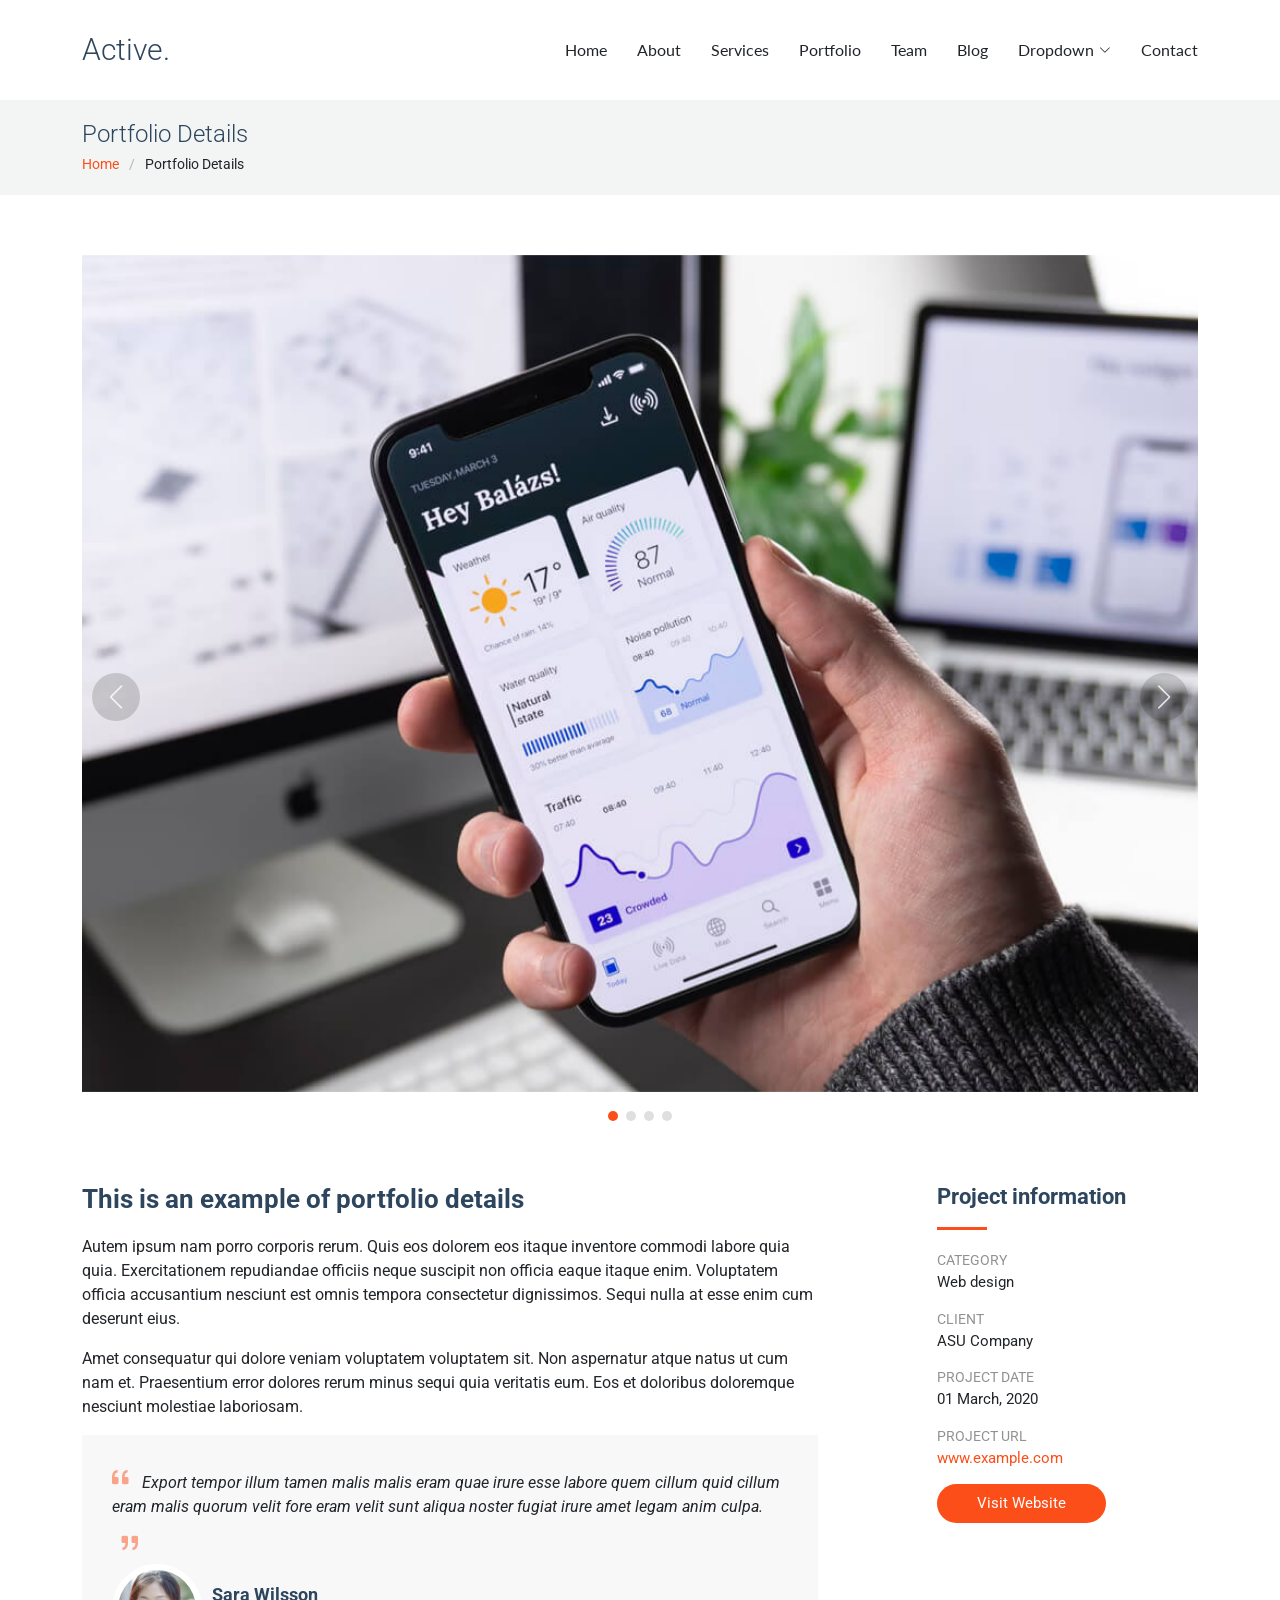
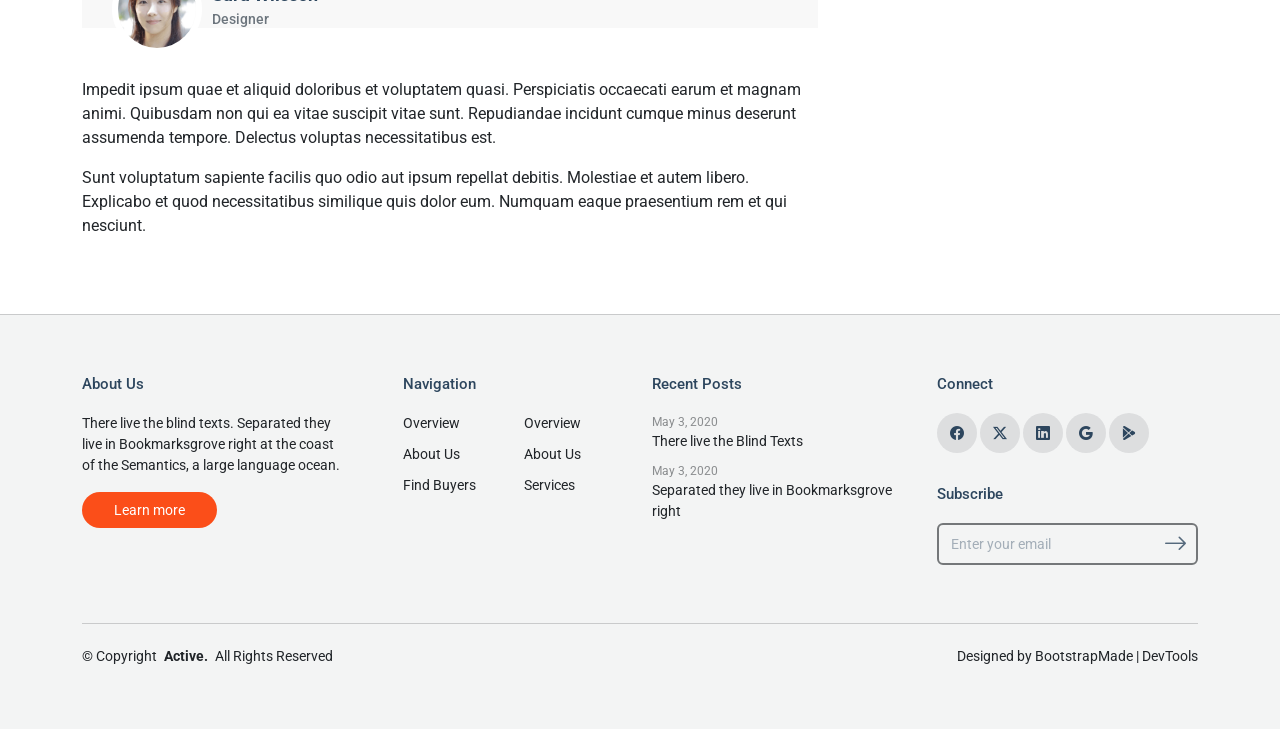
<file: portfolio-details.html>
<!DOCTYPE html>
<html lang="en">

<head>
  <meta charset="utf-8">
  <meta content="width=device-width, initial-scale=1.0" name="viewport">
  <title>Portfolio Details - Active Bootstrap Template</title>
  <meta name="description" content="">
  <meta name="keywords" content="">

  <!-- Favicons -->
  <link href="assets/img/favicon.png" rel="icon">
  <link href="assets/img/apple-touch-icon.png" rel="apple-touch-icon">

  <!-- Fonts -->
  <link href="https://fonts.googleapis.com" rel="preconnect">
  <link href="https://fonts.gstatic.com" rel="preconnect" crossorigin>
  <link href="https://fonts.googleapis.com/css2?family=Roboto:ital,wght@0,100;0,300;0,400;0,500;0,700;0,900;1,100;1,300;1,400;1,500;1,700;1,900&family=Lato:ital,wght@0,100;0,300;0,400;0,700;0,900;1,100;1,300;1,400;1,700;1,900&display=swap" rel="stylesheet">

  <!-- Vendor CSS Files -->
  <link href="assets/vendor/bootstrap/css/bootstrap.min.css" rel="stylesheet">
  <link href="assets/vendor/bootstrap-icons/bootstrap-icons.css" rel="stylesheet">
  <link href="assets/vendor/aos/aos.css" rel="stylesheet">
  <link href="assets/vendor/swiper/swiper-bundle.min.css" rel="stylesheet">
  <link href="assets/vendor/glightbox/css/glightbox.min.css" rel="stylesheet">

  <!-- Main CSS File -->
  <link href="assets/css/main.css" rel="stylesheet">

  <!-- =======================================================
  * Template Name: Active
  * Template URL: https://bootstrapmade.com/active-bootstrap-website-template/
  * Updated: Aug 07 2024 with Bootstrap v5.3.3
  * Author: BootstrapMade.com
  * License: https://bootstrapmade.com/license/
  ======================================================== -->
</head>

<body class="portfolio-details-page">

  <header id="header" class="header d-flex align-items-center sticky-top">
    <div class="container-fluid container-xl position-relative d-flex align-items-center justify-content-between">

      <a href="index.html" class="logo d-flex align-items-center">
        <!-- Uncomment the line below if you also wish to use an image logo -->
        <!-- <img src="assets/img/logo.png" alt=""> -->
        <h1 class="sitename">Active.</h1>
      </a>

      <nav id="navmenu" class="navmenu">
        <ul>
          <li><a href="index.html">Home</a></li>
          <li><a href="about.html">About</a></li>
          <li><a href="services.html">Services</a></li>
          <li><a href="portfolio.html">Portfolio</a></li>
          <li><a href="team.html">Team</a></li>
          <li><a href="blog.html">Blog</a></li>
          <li class="dropdown"><a href="#"><span>Dropdown</span> <i class="bi bi-chevron-down toggle-dropdown"></i></a>
            <ul>
              <li><a href="#">Dropdown 1</a></li>
              <li class="dropdown"><a href="#"><span>Deep Dropdown</span> <i class="bi bi-chevron-down toggle-dropdown"></i></a>
                <ul>
                  <li><a href="#">Deep Dropdown 1</a></li>
                  <li><a href="#">Deep Dropdown 2</a></li>
                  <li><a href="#">Deep Dropdown 3</a></li>
                  <li><a href="#">Deep Dropdown 4</a></li>
                  <li><a href="#">Deep Dropdown 5</a></li>
                </ul>
              </li>
              <li><a href="#">Dropdown 2</a></li>
              <li><a href="#">Dropdown 3</a></li>
              <li><a href="#">Dropdown 4</a></li>
            </ul>
          </li>
          <li><a href="contact.html">Contact</a></li>
        </ul>
        <i class="mobile-nav-toggle d-xl-none bi bi-list"></i>
      </nav>

    </div>
  </header>

  <main class="main">

    <!-- Page Title -->
    <div class="page-title light-background">
      <div class="container">
        <h1>Portfolio Details</h1>
        <nav class="breadcrumbs">
          <ol>
            <li><a href="index.html">Home</a></li>
            <li class="current">Portfolio Details</li>
          </ol>
        </nav>
      </div>
    </div><!-- End Page Title -->

    <!-- Portfolio Details Section -->
    <section id="portfolio-details" class="portfolio-details section">

      <div class="container" data-aos="fade-up">

        <div class="portfolio-details-slider swiper init-swiper">
          <script type="application/json" class="swiper-config">
            {
              "loop": true,
              "speed": 600,
              "autoplay": {
                "delay": 5000
              },
              "slidesPerView": "auto",
              "navigation": {
                "nextEl": ".swiper-button-next",
                "prevEl": ".swiper-button-prev"
              },
              "pagination": {
                "el": ".swiper-pagination",
                "type": "bullets",
                "clickable": true
              }
            }
          </script>
          <div class="swiper-wrapper align-items-center">

            <div class="swiper-slide">
              <img src="assets/img/portfolio/app-1.jpg" alt="">
            </div>

            <div class="swiper-slide">
              <img src="assets/img/portfolio/product-1.jpg" alt="">
            </div>

            <div class="swiper-slide">
              <img src="assets/img/portfolio/branding-1.jpg" alt="">
            </div>

            <div class="swiper-slide">
              <img src="assets/img/portfolio/books-1.jpg" alt="">
            </div>

          </div>
          <div class="swiper-button-prev"></div>
          <div class="swiper-button-next"></div>
          <div class="swiper-pagination"></div>
        </div>

        <div class="row justify-content-between gy-4 mt-4">

          <div class="col-lg-8" data-aos="fade-up">
            <div class="portfolio-description">
              <h2>This is an example of portfolio details</h2>
              <p>
                Autem ipsum nam porro corporis rerum. Quis eos dolorem eos itaque inventore commodi labore quia quia. Exercitationem repudiandae officiis neque suscipit non officia eaque itaque enim. Voluptatem officia accusantium nesciunt est omnis tempora consectetur dignissimos. Sequi nulla at esse enim cum deserunt eius.
              </p>
              <p>
                Amet consequatur qui dolore veniam voluptatem voluptatem sit. Non aspernatur atque natus ut cum nam et. Praesentium error dolores rerum minus sequi quia veritatis eum. Eos et doloribus doloremque nesciunt molestiae laboriosam.
              </p>

              <div class="testimonial-item">
                <p>
                  <i class="bi bi-quote quote-icon-left"></i>
                  <span>Export tempor illum tamen malis malis eram quae irure esse labore quem cillum quid cillum eram malis quorum velit fore eram velit sunt aliqua noster fugiat irure amet legam anim culpa.</span>
                  <i class="bi bi-quote quote-icon-right"></i>
                </p>
                <div>
                  <img src="assets/img/testimonials/testimonials-2.jpg" class="testimonial-img" alt="">
                  <h3>Sara Wilsson</h3>
                  <h4>Designer</h4>
                </div>
              </div>

              <p>
                Impedit ipsum quae et aliquid doloribus et voluptatem quasi. Perspiciatis occaecati earum et magnam animi. Quibusdam non qui ea vitae suscipit vitae sunt. Repudiandae incidunt cumque minus deserunt assumenda tempore. Delectus voluptas necessitatibus est.
              </p>

              <p>
                Sunt voluptatum sapiente facilis quo odio aut ipsum repellat debitis. Molestiae et autem libero. Explicabo et quod necessitatibus similique quis dolor eum. Numquam eaque praesentium rem et qui nesciunt.
              </p>

            </div>
          </div>

          <div class="col-lg-3" data-aos="fade-up" data-aos-delay="100">
            <div class="portfolio-info">
              <h3>Project information</h3>
              <ul>
                <li><strong>Category</strong> Web design</li>
                <li><strong>Client</strong> ASU Company</li>
                <li><strong>Project date</strong> 01 March, 2020</li>
                <li><strong>Project URL</strong> <a href="#">www.example.com</a></li>
                <li><a href="#" class="btn-visit align-self-start">Visit Website</a></li>
              </ul>
            </div>
          </div>

        </div>

      </div>

    </section><!-- /Portfolio Details Section -->

  </main>

  <footer id="footer" class="footer light-background">
    <div class="container">
      <div class="row g-4">
        <div class="col-md-6 col-lg-3 mb-3 mb-md-0">
          <div class="widget">
            <h3 class="widget-heading">About Us</h3>
            <p class="mb-4">
              There live the blind texts. Separated they live in Bookmarksgrove
              right at the coast of the Semantics, a large language ocean.
            </p>
            <p class="mb-0">
              <a href="#" class="btn-learn-more">Learn more</a>
            </p>
          </div>
        </div>
        <div class="col-md-6 col-lg-3 ps-lg-5 mb-3 mb-md-0">
          <div class="widget">
            <h3 class="widget-heading">Navigation</h3>
            <ul class="list-unstyled float-start me-5">
              <li><a href="#">Overview</a></li>
              <li><a href="#">About Us</a></li>
              <li><a href="#">Find Buyers</a></li>
            </ul>
            <ul class="list-unstyled float-start">
              <li><a href="#">Overview</a></li>
              <li><a href="#">About Us</a></li>
              <li><a href="#">Services</a></li>
            </ul>
          </div>
        </div>
        <div class="col-md-6 col-lg-3 pl-lg-5">
          <div class="widget">
            <h3 class="widget-heading">Recent Posts</h3>
            <ul class="list-unstyled footer-blog-entry">
              <li>
                <span class="d-block date">May 3, 2020</span>
                <a href="#">There live the Blind Texts</a>
              </li>
              <li>
                <span class="d-block date">May 3, 2020</span>
                <a href="#">Separated they live in Bookmarksgrove right</a>
              </li>
            </ul>
          </div>
        </div>
        <div class="col-md-6 col-lg-3 pl-lg-5">
          <div class="widget">
            <h3 class="widget-heading">Connect</h3>
            <ul class="list-unstyled social-icons light mb-3">
              <li>
                <a href="#"><span class="bi bi-facebook"></span></a>
              </li>
              <li>
                <a href="#"><span class="bi bi-twitter-x"></span></a>
              </li>
              <li>
                <a href="#"><span class="bi bi-linkedin"></span></a>
              </li>
              <li>
                <a href="#"><span class="bi bi-google"></span></a>
              </li>
              <li>
                <a href="#"><span class="bi bi-google-play"></span></a>
              </li>
            </ul>
          </div>

          <div class="widget">
            <div class="footer-subscribe">
              <h3 class="widget-heading">Subscribe</h3>
              <form action="forms/newsletter.php" method="post" class="php-email-form">
                <div class="mb-2">
                  <input type="text" class="form-control" name="email" placeholder="Enter your email">

                  <button type="submit" class="btn btn-link">
                    <span class="bi bi-arrow-right"></span>
                  </button>
                </div>
                <div class="loading">Loading</div>
                <div class="error-message"></div>
                <div class="sent-message">
                  Your subscription request has been sent. Thank you!
                </div>
              </form>
            </div>
          </div>
        </div>
      </div>

      <div class="copyright d-flex flex-column flex-md-row align-items-center justify-content-md-between">
        <p>© <span>Copyright</span> <strong class="px-1 sitename">Active.</strong> <span>All Rights Reserved</span></p>
        <div class="credits">
          <!-- All the links in the footer should remain intact. -->
          <!-- You can delete the links only if you've purchased the pro version. -->
          <!-- Licensing information: https://bootstrapmade.com/license/ -->
          <!-- Purchase the pro version with working PHP/AJAX contact form: [buy-url] -->
          Designed by <a href="https://bootstrapmade.com/">BootstrapMade</a> | <a href="https://bootstrapmade.com/tools/">DevTools</a>
        </div>
      </div>
    </div>
  </footer>

  <!-- Scroll Top -->
  <a href="#" id="scroll-top" class="scroll-top d-flex align-items-center justify-content-center"><i class="bi bi-arrow-up-short"></i></a>

  <!-- Preloader -->
  <div id="preloader"></div>

  <!-- Vendor JS Files -->
  <script src="assets/vendor/bootstrap/js/bootstrap.bundle.min.js"></script>
  <script src="assets/vendor/php-email-form/validate.js"></script>
  <script src="assets/vendor/aos/aos.js"></script>
  <script src="assets/vendor/swiper/swiper-bundle.min.js"></script>
  <script src="assets/vendor/purecounter/purecounter_vanilla.js"></script>
  <script src="assets/vendor/glightbox/js/glightbox.min.js"></script>
  <script src="assets/vendor/imagesloaded/imagesloaded.pkgd.min.js"></script>
  <script src="assets/vendor/isotope-layout/isotope.pkgd.min.js"></script>

  <!-- Main JS File -->
  <script src="assets/js/main.js"></script>

</body>

</html>
</file>
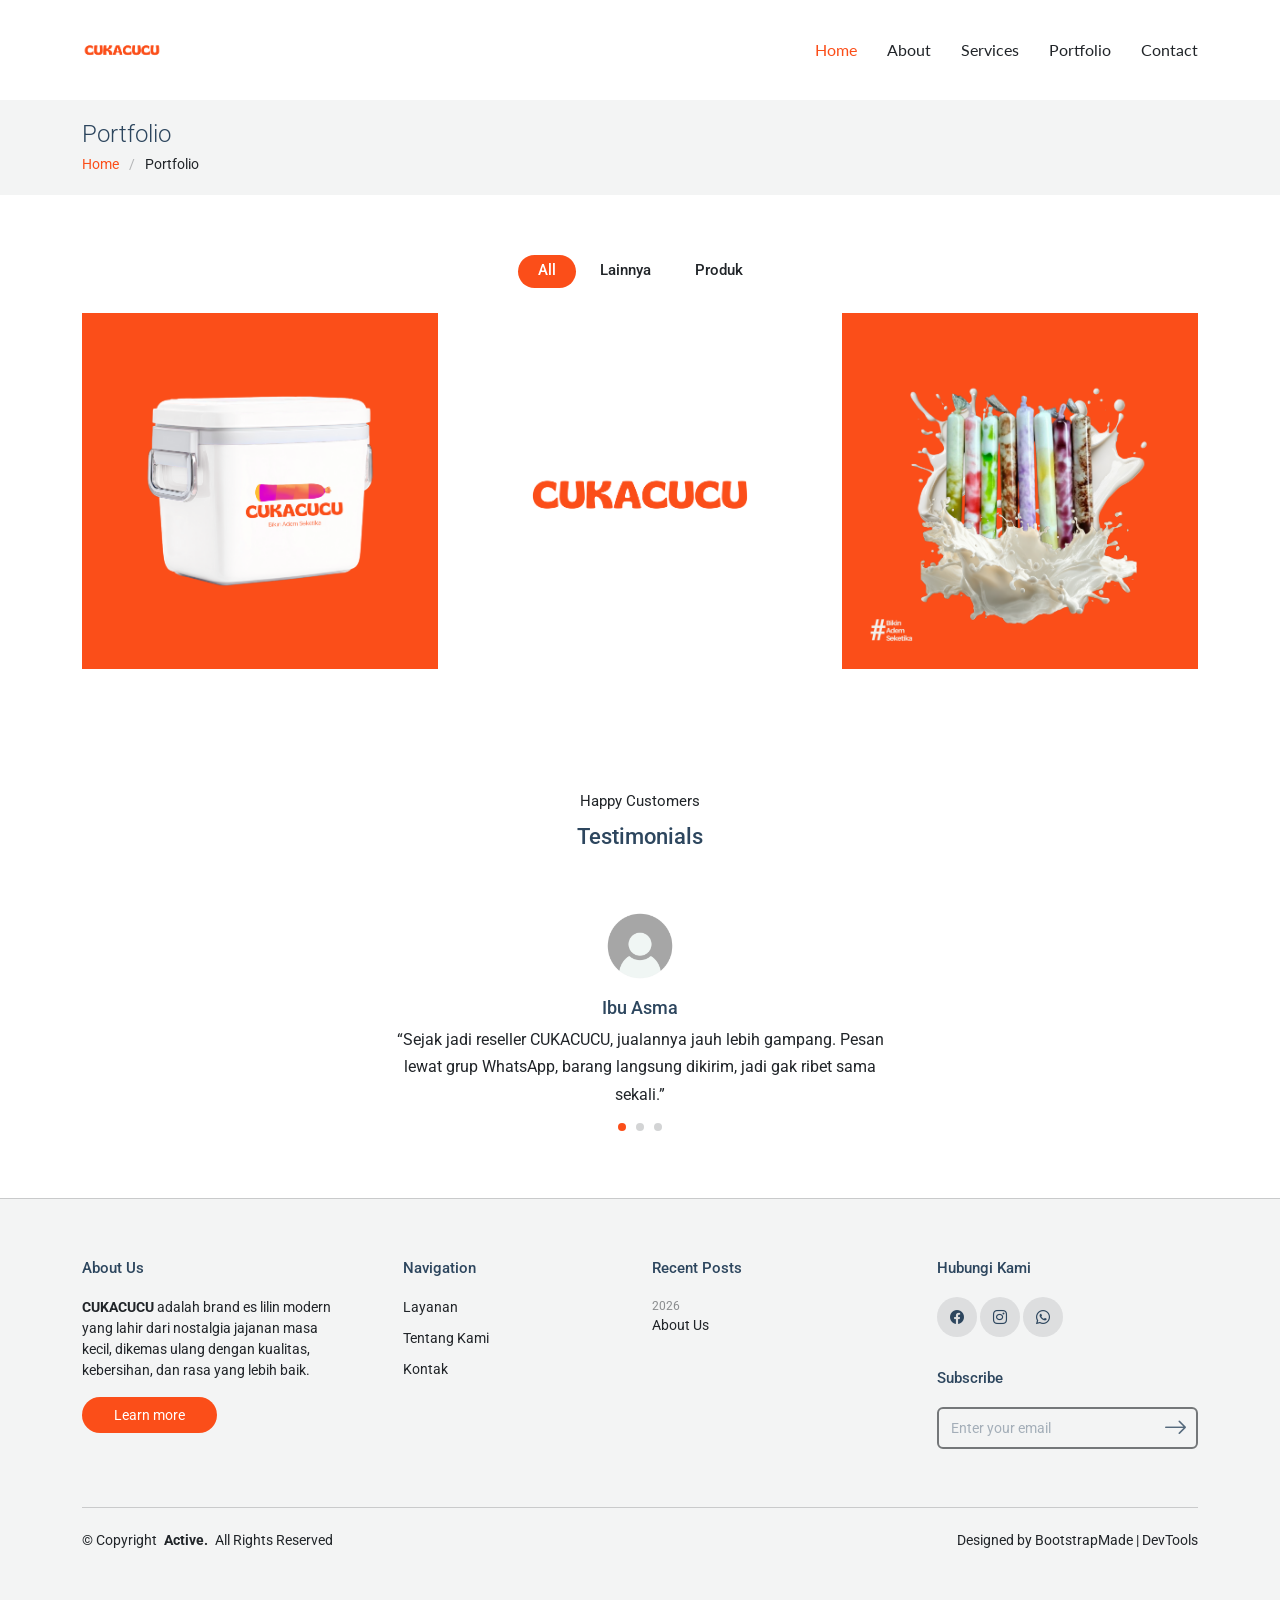
<file: portfolio.html>
<!DOCTYPE html>
<html lang="en">

<head>
  <meta charset="utf-8">
  <meta content="width=device-width, initial-scale=1.0" name="viewport">
  <title>Portfolio</title>
  <meta name="description" content="">
  <meta name="keywords" content="">

  <!-- Favicons -->
  <link href="assets/img/favicon.png" rel="icon">
  <link href="assets/img/apple-touch-icon.png" rel="apple-touch-icon">

  <!-- Fonts -->
  <link href="https://fonts.googleapis.com" rel="preconnect">
  <link href="https://fonts.gstatic.com" rel="preconnect" crossorigin>
  <link href="https://fonts.googleapis.com/css2?family=Roboto:ital,wght@0,100;0,300;0,400;0,500;0,700;0,900;1,100;1,300;1,400;1,500;1,700;1,900&family=Lato:ital,wght@0,100;0,300;0,400;0,700;0,900;1,100;1,300;1,400;1,700;1,900&display=swap" rel="stylesheet">

  <!-- Vendor CSS Files -->
  <link href="assets/vendor/bootstrap/css/bootstrap.min.css" rel="stylesheet">
  <link href="assets/vendor/bootstrap-icons/bootstrap-icons.css" rel="stylesheet">
  <link href="assets/vendor/aos/aos.css" rel="stylesheet">
  <link href="assets/vendor/swiper/swiper-bundle.min.css" rel="stylesheet">
  <link href="assets/vendor/glightbox/css/glightbox.min.css" rel="stylesheet">

  <!-- Main CSS File -->
  <link href="assets/css/main.css" rel="stylesheet">

  <!-- =======================================================
  * Template Name: Active
  * Template URL: https://bootstrapmade.com/active-bootstrap-website-template/
  * Updated: Aug 07 2024 with Bootstrap v5.3.3
  * Author: BootstrapMade.com
  * License: https://bootstrapmade.com/license/
  ======================================================== -->
</head>

<body class="portfolio-page">

  <header id="header" class="header d-flex align-items-center sticky-top">
    <div class="container-fluid container-xl position-relative d-flex align-items-center justify-content-between">

      <a href="index.html" class="logo d-flex align-items-center">
        <!-- Uncomment the line below if you also wish to use an image logo -->
        <!-- <img src="assets/img/logo.png" alt=""> -->
        <img src="assets/img/logo-cukacucu.png" alt="Cukacucu" class="logo-img">
      </a>

      <nav id="navmenu" class="navmenu">
        <ul>
          <li><a href="index.html" class="active">Home</a></li>
          <li><a href="about.html">About</a></li>
          <li><a href="services.html">Services</a></li>
          <li><a href="portfolio.html">Portfolio</a></li>
          <li><a href="contact.html">Contact</a></li>
        </ul>
        <i class="mobile-nav-toggle d-xl-none bi bi-list"></i>
      </nav>

    </div>
  </header>

  <main class="main">

    <!-- Page Title -->
    <div class="page-title light-background">
      <div class="container">
        <h1>Portfolio</h1>
        <nav class="breadcrumbs">
          <ol>
            <li><a href="index.html">Home</a></li>
            <li class="current">Portfolio</li>
          </ol>
        </nav>
      </div>
    </div><!-- End Page Title -->

    <!-- Portfolio Section -->
    <section id="portfolio" class="portfolio section">

      <div class="container">

        <div class="isotope-layout" data-default-filter="*" data-layout="masonry" data-sort="original-order">

          <ul class="portfolio-filters isotope-filters" data-aos="fade-up" data-aos-delay="100">
            <li data-filter="*" class="filter-active">All</li>
            <li data-filter=".filter-app">Lainnya</li>
            <li data-filter=".filter-product">Produk</li>
          </ul><!-- End Portfolio Filters -->

          <div class="row gy-4 isotope-container" data-aos="fade-up" data-aos-delay="200">

            <div class="col-lg-4 col-md-6 portfolio-item isotope-item filter-app">
              <img src="assets/img/8.png" class="img-fluid" alt="">
              <div class="portfolio-info">
                <h4>ColdBox</h4>
                <p>Tempat Es Cukacucu</p>
                <a href="assets/img/8.png" title="App 1" data-gallery="portfolio-gallery-app" class="glightbox preview-link"><i class="bi bi-zoom-in"></i></a>
                <a href="portfolio-details.html" title="More Details" class="details-link"><i class="bi bi-link-45deg"></i></a>
              </div>
            </div><!-- End Portfolio Item -->

             <div class="col-lg-4 col-md-6 portfolio-item isotope-item filter-app">
              <img src="assets/img/2.png" class="img-fluid" alt="">
              <div class="portfolio-info">
                <h4>Logo</h4>
                <p>Brand</p>
                <a href="assets/img/2.png" title="App 1" data-gallery="portfolio-gallery-app" class="glightbox preview-link"><i class="bi bi-zoom-in"></i></a>
                <a href="portfolio-details.html" title="More Details" class="details-link"><i class="bi bi-link-45deg"></i></a>
              </div>
            </div><!-- End Portfolio Item -->

            <div class="col-lg-4 col-md-6 portfolio-item isotope-item filter-product">
              <img src="assets/img/6.png" class="img-fluid" alt="">
              <div class="portfolio-info">
                <h4>Es Lilin Cukacucu</h4>
                <p>Produk</p>
                <a href="assets/img/6.png" title="Product 1" data-gallery="portfolio-gallery-product" class="glightbox preview-link"><i class="bi bi-zoom-in"></i></a>
                <a href="portfolio-details.html" title="More Details" class="details-link"><i class="bi bi-link-45deg"></i></a>
              </div>
            </div><!-- End Portfolio Item -->

          </div><!-- End Portfolio Container -->

        </div>

      </div>

    </section><!-- /Portfolio Section -->
    <!-- Testimonials Section -->
    <section id="testimonials" class="testimonials section">
      <!-- Section Title -->
      <div class="container section-title" data-aos="fade-up">
        <p>Happy Customers</p>
        <h2>Testimonials</h2>
      </div><!-- End Section Title -->

      <div class="container" data-aos="fade-up">
        <div class="row justify-content-center">
          <div class="col-lg-7">
            <div class="swiper init-swiper">
              <script type="application/json" class="swiper-config">
                {
                  "loop": true,
                  "speed": 600,
                  "autoplay": {
                    "delay": 5000
                  },
                  "slidesPerView": "auto",
                  "pagination": {
                    "el": ".swiper-pagination",
                    "type": "bullets",
                    "clickable": true
                  },
                  "breakpoints": {
                    "320": {
                      "slidesPerView": 1,
                      "spaceBetween": 40
                    },
                    "1200": {
                      "slidesPerView": 1,
                      "spaceBetween": 1
                    }
                  }
                }
              </script>
              <div class="swiper-wrapper">
                <div class="swiper-slide">
                  <div class="testimonial mx-auto">
                    <figure class="img-wrap">
                      <img src="assets/img/avatar.jpg" alt="Image" class="img-fluid">
                    </figure>
                    <h3 class="name">Ibu Asma</h3>
                    <blockquote>
                      <p>
                        “Sejak jadi reseller CUKACUCU, jualannya jauh lebih gampang. 
                        Pesan lewat grup WhatsApp, barang langsung dikirim, jadi gak ribet sama sekali.”
                      </p>
                    </blockquote>
                  </div>
                </div>
                <div class="swiper-slide">
                  <div class="testimonial mx-auto">
                    <figure class="img-wrap">
                      <img src="assets/img/avatar.jpg" alt="Image" class="img-fluid">
                    </figure>
                    <h3 class="name">Ibu Sari</h3>
                    <blockquote>
                      <p>
                        “Produknya konsisten dan cepat laku. Anak-anak sudah kenal CUKACUCU, jadi kami tinggal stok dan jual.”
                      </p>
                    </blockquote>
                  </div>
                </div>
                <div class="swiper-slide">
                  <div class="testimonial mx-auto">
                    <figure class="img-wrap">
                      <img src="assets/img/avatar.jpg" alt="Image" class="img-fluid">
                    </figure>
                    <h3 class="name">Ibu Daeng</h3>
                    <blockquote>
                      <p>
                        “Sistemnya jelas dan rapi. 
                        Kami bisa pesan sesuai kebutuhan, stok selalu segar, dan pengirimannya tepat waktu.”
                      </p>
                    </blockquote>
                  </div>
                </div>
              </div>
              <div class="swiper-pagination"></div>
            </div>
          </div>
        </div>
      </div>
    </section><!-- /Testimonials Section -->
  </main>

  <footer id="footer" class="footer light-background">
    <div class="container">
      <div class="row g-4">
        <div class="col-md-6 col-lg-3 mb-3 mb-md-0">
          <div class="widget">
            <h3 class="widget-heading">About Us</h3>
            <p class="mb-4">
              <strong>CUKACUCU</strong> adalah brand es lilin modern yang lahir dari nostalgia jajanan masa kecil, 
              dikemas ulang dengan kualitas, kebersihan, dan rasa yang lebih baik.
            </p>
            <p class="mb-0">
              <a href="#" class="btn-learn-more">Learn more</a>
            </p>
          </div>
        </div>
        <div class="col-md-6 col-lg-3 ps-lg-5 mb-3 mb-md-0">
          <div class="widget">
            <h3 class="widget-heading">Navigation</h3>
            <ul class="list-unstyled float-start me-5">
              <li><a href="services.html">Layanan</a></li>
              <li><a href="about.html">Tentang Kami</a></li>
              <li><a href="contact.html">Kontak</a></li>
            </ul>
          </div>
        </div>
        <div class="col-md-6 col-lg-3 pl-lg-5">
          <div class="widget">
            <h3 class="widget-heading">Recent Posts</h3>
            <ul class="list-unstyled footer-blog-entry">
              <li>
                <span class="d-block date">2026</span>
                <a href="#">About Us</a>
              </li>
           
            </ul>
          </div>
        </div>
        <div class="col-md-6 col-lg-3 pl-lg-5">
          <div class="widget">
            <h3 class="widget-heading">Hubungi Kami</h3>
            <ul class="list-unstyled social-icons light mb-3">
             <li>
                <a href="https://www.facebook.com/share/17wh9dVUZs/"><span class="bi bi-facebook"></span></a>
              </li>
              <li>
                <a href="https://www.instagram.com/cukac.ucu?igsh=MXU5ZGhhYmMwZmswaw=="><span class="bi bi-instagram"></span></a>
              </li>
              <li>
                <a href="https://api.whatsapp.com/send/?phone=6285657054860&text&type=phone_number&app_absent=0"><span class="bi bi-whatsapp"></span></a>
              </li>
            </ul>
          </div>

          <div class="widget">
            <div class="footer-subscribe">
              <h3 class="widget-heading">Subscribe</h3>
              <form action="forms/newsletter.php" method="post" class="php-email-form">
                <div class="mb-2">
                  <input type="text" class="form-control" name="email" placeholder="Enter your email">

                  <button type="submit" class="btn btn-link">
                    <span class="bi bi-arrow-right"></span>
                  </button>
                </div>
                <div class="loading">Loading</div>
                <div class="error-message"></div>
                <div class="sent-message">
                  Your subscription request has been sent. Thank you!
                </div>
              </form>
            </div>
          </div>
        </div>
      </div>

      <div class="copyright d-flex flex-column flex-md-row align-items-center justify-content-md-between">
        <p>© <span>Copyright</span> <strong class="px-1 sitename">Active.</strong> <span>All Rights Reserved</span></p>
        <div class="credits">
          <!-- All the links in the footer should remain intact. -->
          <!-- You can delete the links only if you've purchased the pro version. -->
          <!-- Licensing information: https://bootstrapmade.com/license/ -->
          <!-- Purchase the pro version with working PHP/AJAX contact form: [buy-url] -->
          Designed by <a href="https://bootstrapmade.com/">BootstrapMade</a> | <a href="https://bootstrapmade.com/tools/">DevTools</a>
        </div>
      </div>
    </div>
  </footer>
  <!-- Scroll Top -->
  <a href="#" id="scroll-top" class="scroll-top d-flex align-items-center justify-content-center"><i class="bi bi-arrow-up-short"></i></a>

  <!-- Preloader -->
  <div id="preloader"></div>

  <!-- Vendor JS Files -->
  <script src="assets/vendor/bootstrap/js/bootstrap.bundle.min.js"></script>
  <script src="assets/vendor/php-email-form/validate.js"></script>
  <script src="assets/vendor/aos/aos.js"></script>
  <script src="assets/vendor/swiper/swiper-bundle.min.js"></script>
  <script src="assets/vendor/purecounter/purecounter_vanilla.js"></script>
  <script src="assets/vendor/glightbox/js/glightbox.min.js"></script>
  <script src="assets/vendor/imagesloaded/imagesloaded.pkgd.min.js"></script>
  <script src="assets/vendor/isotope-layout/isotope.pkgd.min.js"></script>

  <!-- Main JS File -->
  <script src="assets/js/main.js"></script>

</body>

</html>
</file>
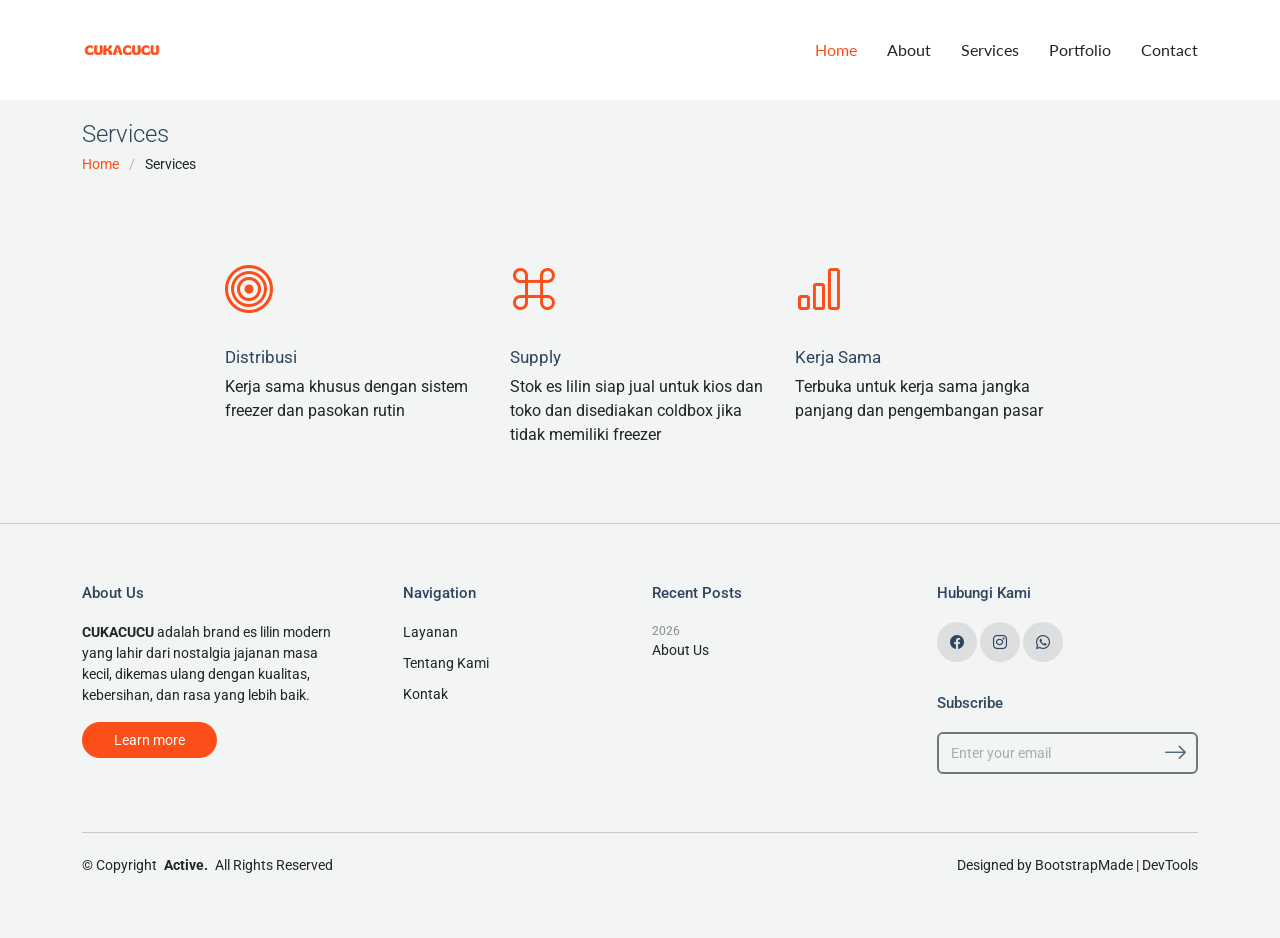
<file: services.html>
<!DOCTYPE html>
<html lang="en">

<head>
  <meta charset="utf-8">
  <meta content="width=device-width, initial-scale=1.0" name="viewport">
  <title>Layanan</title>
  <meta name="description" content="">
  <meta name="keywords" content="">

  <!-- Favicons -->
  <link href="assets/img/favicon.png" rel="icon">
  <link href="assets/img/apple-touch-icon.png" rel="apple-touch-icon">

  <!-- Fonts -->
  <link href="https://fonts.googleapis.com" rel="preconnect">
  <link href="https://fonts.gstatic.com" rel="preconnect" crossorigin>
  <link href="https://fonts.googleapis.com/css2?family=Roboto:ital,wght@0,100;0,300;0,400;0,500;0,700;0,900;1,100;1,300;1,400;1,500;1,700;1,900&family=Lato:ital,wght@0,100;0,300;0,400;0,700;0,900;1,100;1,300;1,400;1,700;1,900&display=swap" rel="stylesheet">

  <!-- Vendor CSS Files -->
  <link href="assets/vendor/bootstrap/css/bootstrap.min.css" rel="stylesheet">
  <link href="assets/vendor/bootstrap-icons/bootstrap-icons.css" rel="stylesheet">
  <link href="assets/vendor/aos/aos.css" rel="stylesheet">
  <link href="assets/vendor/swiper/swiper-bundle.min.css" rel="stylesheet">
  <link href="assets/vendor/glightbox/css/glightbox.min.css" rel="stylesheet">

  <!-- Main CSS File -->
  <link href="assets/css/main.css" rel="stylesheet">

  <!-- =======================================================
  * Template Name: Active
  * Template URL: https://bootstrapmade.com/active-bootstrap-website-template/
  * Updated: Aug 07 2024 with Bootstrap v5.3.3
  * Author: BootstrapMade.com
  * License: https://bootstrapmade.com/license/
  ======================================================== -->
</head>

<body class="services-page">

  <header id="header" class="header d-flex align-items-center sticky-top">
    <div class="container-fluid container-xl position-relative d-flex align-items-center justify-content-between">

      <a href="index.html" class="logo d-flex align-items-center">
        <!-- Uncomment the line below if you also wish to use an image logo -->
        <!-- <img src="assets/img/logo.png" alt=""> -->
        <img src="assets/img/logo-cukacucu.png" alt="Cukacucu" class="logo-img">
      </a>

      <nav id="navmenu" class="navmenu">
        <ul>
          <li><a href="index.html" class="active">Home</a></li>
          <li><a href="about.html">About</a></li>
          <li><a href="services.html">Services</a></li>
          <li><a href="portfolio.html">Portfolio</a></li>
          <li><a href="contact.html">Contact</a></li>
        </ul>
        <i class="mobile-nav-toggle d-xl-none bi bi-list"></i>
      </nav>

    </div>
  </header>

  <main class="main">

    <!-- Page Title -->
    <div class="page-title light-background">
      <div class="container">
        <h1>Services</h1>
        <nav class="breadcrumbs">
          <ol>
            <li><a href="index.html">Home</a></li>
            <li class="current">Services</li>
          </ol>
        </nav>
      </div>
    </div><!-- End Page Title -->


   
    <!-- Services Section -->
    <section id="services" class="services section light-background">

      <div class="container">
        <div class="row gy-4 justify-content-center">

          <div class="col-lg-3">
            <div class="services-item" data-aos="fade-up">
              <div class="services-icon">
                <i class="bi bi-bullseye"></i>
              </div>
              <div>
                <h3>Distribusi</h3>
                <p>Kerja sama khusus dengan sistem freezer dan pasokan rutin</p>
              </div>
            </div>
          </div>

          <div class="col-lg-3">
            <div class="services-item" data-aos="fade-up" data-aos-delay="100">
              <div class="services-icon">
                <i class="bi bi-command"></i>
              </div>
              <div>
                <h3>Supply</h3>
                <p>Stok es lilin siap jual untuk kios dan toko dan disediakan coldbox jika tidak memiliki freezer</p>
              </div>
            </div>
          </div>

          <div class="col-lg-3">
            <div class="services-item" data-aos="fade-up" data-aos-delay="200">
              <div class="services-icon">
                <i class="bi bi-bar-chart"></i>
              </div>
              <div>
                <h3>Kerja Sama</h3>
                <p>Terbuka untuk kerja sama jangka panjang dan pengembangan pasar</p>
              </div>
            </div>
          </div>

        </div>
      </div>
    </section><!-- /Services Section -->

  </main>

  <footer id="footer" class="footer light-background">
    <div class="container">
      <div class="row g-4">
        <div class="col-md-6 col-lg-3 mb-3 mb-md-0">
          <div class="widget">
            <h3 class="widget-heading">About Us</h3>
            <p class="mb-4">
              <strong>CUKACUCU</strong> adalah brand es lilin modern yang lahir dari nostalgia jajanan masa kecil, 
              dikemas ulang dengan kualitas, kebersihan, dan rasa yang lebih baik.
            </p>
            <p class="mb-0">
              <a href="#" class="btn-learn-more">Learn more</a>
            </p>
          </div>
        </div>
        <div class="col-md-6 col-lg-3 ps-lg-5 mb-3 mb-md-0">
          <div class="widget">
            <h3 class="widget-heading">Navigation</h3>
            <ul class="list-unstyled float-start me-5">
              <li><a href="services.html">Layanan</a></li>
              <li><a href="about.html">Tentang Kami</a></li>
              <li><a href="contact.html">Kontak</a></li>
            </ul>
          </div>
        </div>
        <div class="col-md-6 col-lg-3 pl-lg-5">
          <div class="widget">
            <h3 class="widget-heading">Recent Posts</h3>
            <ul class="list-unstyled footer-blog-entry">
              <li>
                <span class="d-block date">2026</span>
                <a href="#">About Us</a>
              </li>
           
            </ul>
          </div>
        </div>
        <div class="col-md-6 col-lg-3 pl-lg-5">
          <div class="widget">
            <h3 class="widget-heading">Hubungi Kami</h3>
            <ul class="list-unstyled social-icons light mb-3">
              <li>
                <a href="https://www.facebook.com/share/17wh9dVUZs/"><span class="bi bi-facebook"></span></a>
              </li>
              <li>
                <a href="https://www.instagram.com/cukac.ucu?igsh=MXU5ZGhhYmMwZmswaw=="><span class="bi bi-instagram"></span></a>
              </li>
              <li>
                <a href="https://api.whatsapp.com/send/?phone=6285657054860&text&type=phone_number&app_absent=0"><span class="bi bi-whatsapp"></span></a>
              </li>
            </ul>
          </div>

          <div class="widget">
            <div class="footer-subscribe">
              <h3 class="widget-heading">Subscribe</h3>
              <form action="forms/newsletter.php" method="post" class="php-email-form">
                <div class="mb-2">
                  <input type="text" class="form-control" name="email" placeholder="Enter your email">

                  <button type="submit" class="btn btn-link">
                    <span class="bi bi-arrow-right"></span>
                  </button>
                </div>
                <div class="loading">Loading</div>
                <div class="error-message"></div>
                <div class="sent-message">
                  Your subscription request has been sent. Thank you!
                </div>
              </form>
            </div>
          </div>
        </div>
      </div>

      <div class="copyright d-flex flex-column flex-md-row align-items-center justify-content-md-between">
        <p>© <span>Copyright</span> <strong class="px-1 sitename">Active.</strong> <span>All Rights Reserved</span></p>
        <div class="credits">
          <!-- All the links in the footer should remain intact. -->
          <!-- You can delete the links only if you've purchased the pro version. -->
          <!-- Licensing information: https://bootstrapmade.com/license/ -->
          <!-- Purchase the pro version with working PHP/AJAX contact form: [buy-url] -->
          Designed by <a href="https://bootstrapmade.com/">BootstrapMade</a> | <a href="https://bootstrapmade.com/tools/">DevTools</a>
        </div>
      </div>
    </div>
  </footer>

  <!-- Scroll Top -->
  <a href="#" id="scroll-top" class="scroll-top d-flex align-items-center justify-content-center"><i class="bi bi-arrow-up-short"></i></a>

  <!-- Preloader -->
  <div id="preloader"></div>

  <!-- Vendor JS Files -->
  <script src="assets/vendor/bootstrap/js/bootstrap.bundle.min.js"></script>
  <script src="assets/vendor/php-email-form/validate.js"></script>
  <script src="assets/vendor/aos/aos.js"></script>
  <script src="assets/vendor/swiper/swiper-bundle.min.js"></script>
  <script src="assets/vendor/purecounter/purecounter_vanilla.js"></script>
  <script src="assets/vendor/glightbox/js/glightbox.min.js"></script>
  <script src="assets/vendor/imagesloaded/imagesloaded.pkgd.min.js"></script>
  <script src="assets/vendor/isotope-layout/isotope.pkgd.min.js"></script>

  <!-- Main JS File -->
  <script src="assets/js/main.js"></script>

</body>

</html>
</file>
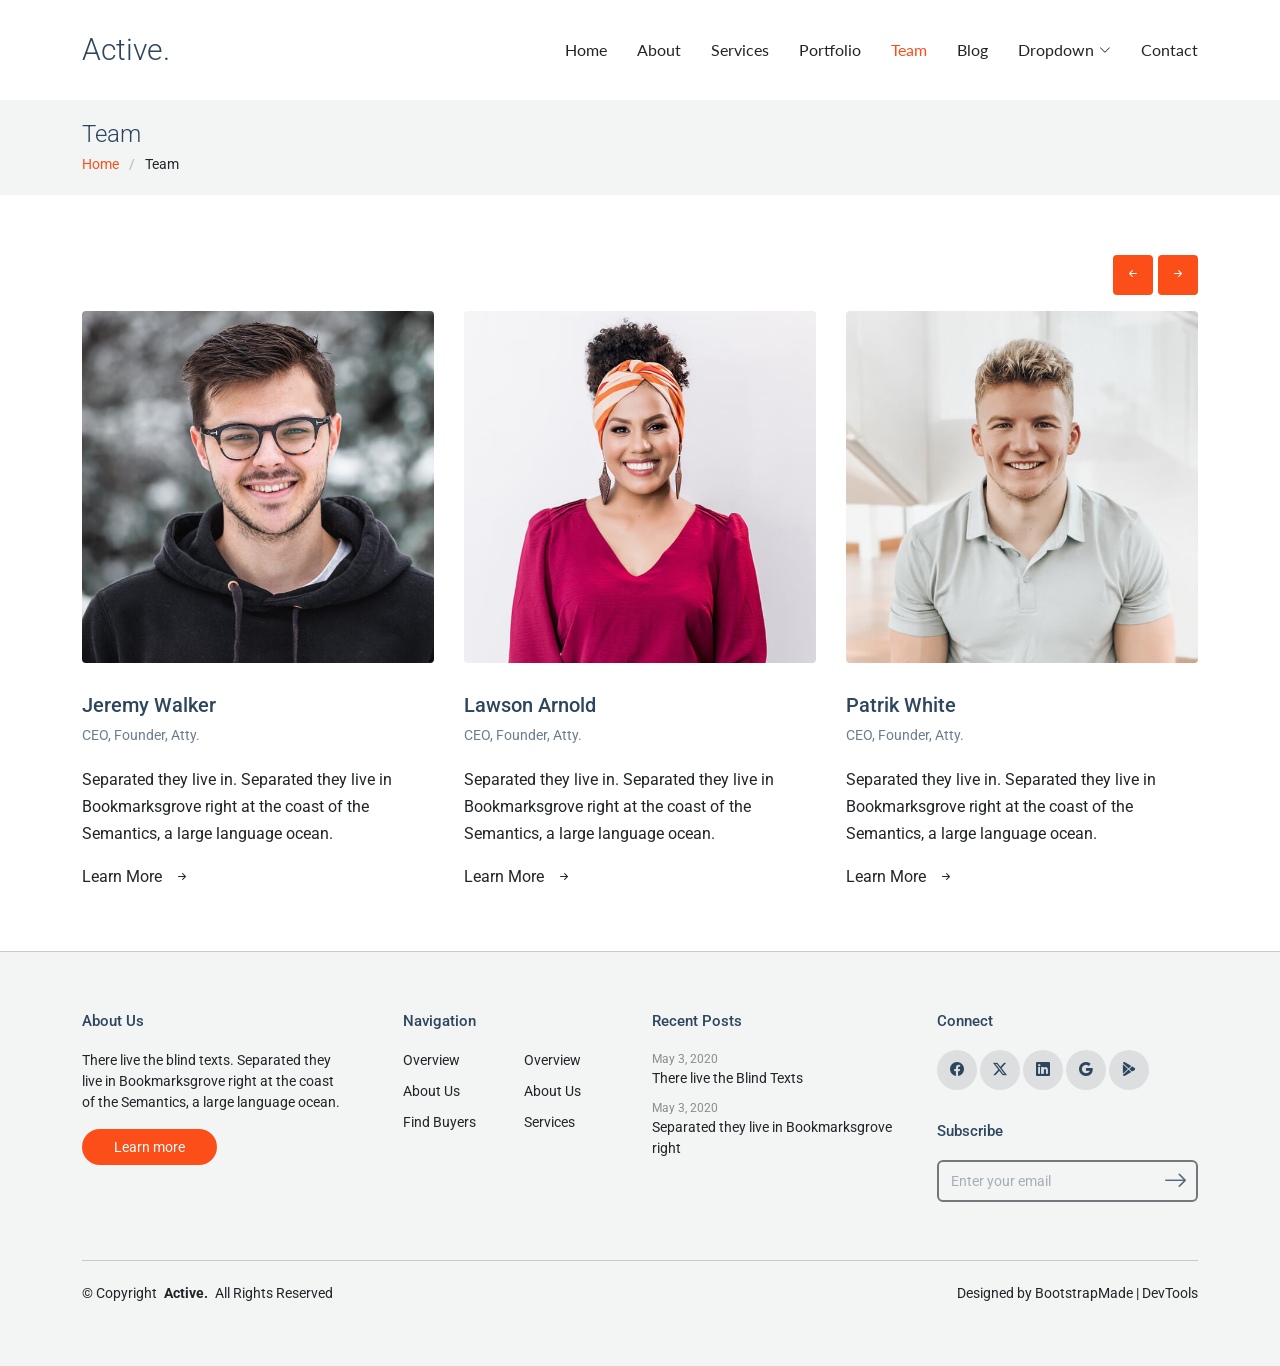
<file: team.html>
<!DOCTYPE html>
<html lang="en">

<head>
  <meta charset="utf-8">
  <meta content="width=device-width, initial-scale=1.0" name="viewport">
  <title>Team - Active Bootstrap Template</title>
  <meta name="description" content="">
  <meta name="keywords" content="">

  <!-- Favicons -->
  <link href="assets/img/favicon.png" rel="icon">
  <link href="assets/img/apple-touch-icon.png" rel="apple-touch-icon">

  <!-- Fonts -->
  <link href="https://fonts.googleapis.com" rel="preconnect">
  <link href="https://fonts.gstatic.com" rel="preconnect" crossorigin>
  <link href="https://fonts.googleapis.com/css2?family=Roboto:ital,wght@0,100;0,300;0,400;0,500;0,700;0,900;1,100;1,300;1,400;1,500;1,700;1,900&family=Lato:ital,wght@0,100;0,300;0,400;0,700;0,900;1,100;1,300;1,400;1,700;1,900&display=swap" rel="stylesheet">

  <!-- Vendor CSS Files -->
  <link href="assets/vendor/bootstrap/css/bootstrap.min.css" rel="stylesheet">
  <link href="assets/vendor/bootstrap-icons/bootstrap-icons.css" rel="stylesheet">
  <link href="assets/vendor/aos/aos.css" rel="stylesheet">
  <link href="assets/vendor/swiper/swiper-bundle.min.css" rel="stylesheet">
  <link href="assets/vendor/glightbox/css/glightbox.min.css" rel="stylesheet">

  <!-- Main CSS File -->
  <link href="assets/css/main.css" rel="stylesheet">

  <!-- =======================================================
  * Template Name: Active
  * Template URL: https://bootstrapmade.com/active-bootstrap-website-template/
  * Updated: Aug 07 2024 with Bootstrap v5.3.3
  * Author: BootstrapMade.com
  * License: https://bootstrapmade.com/license/
  ======================================================== -->
</head>

<body class="team-page">

  <header id="header" class="header d-flex align-items-center sticky-top">
    <div class="container-fluid container-xl position-relative d-flex align-items-center justify-content-between">

      <a href="index.html" class="logo d-flex align-items-center">
        <!-- Uncomment the line below if you also wish to use an image logo -->
        <!-- <img src="assets/img/logo.png" alt=""> -->
        <h1 class="sitename">Active.</h1>
      </a>

      <nav id="navmenu" class="navmenu">
        <ul>
          <li><a href="index.html">Home</a></li>
          <li><a href="about.html">About</a></li>
          <li><a href="services.html">Services</a></li>
          <li><a href="portfolio.html">Portfolio</a></li>
          <li><a href="team.html" class="active">Team</a></li>
          <li><a href="blog.html">Blog</a></li>
          <li class="dropdown"><a href="#"><span>Dropdown</span> <i class="bi bi-chevron-down toggle-dropdown"></i></a>
            <ul>
              <li><a href="#">Dropdown 1</a></li>
              <li class="dropdown"><a href="#"><span>Deep Dropdown</span> <i class="bi bi-chevron-down toggle-dropdown"></i></a>
                <ul>
                  <li><a href="#">Deep Dropdown 1</a></li>
                  <li><a href="#">Deep Dropdown 2</a></li>
                  <li><a href="#">Deep Dropdown 3</a></li>
                  <li><a href="#">Deep Dropdown 4</a></li>
                  <li><a href="#">Deep Dropdown 5</a></li>
                </ul>
              </li>
              <li><a href="#">Dropdown 2</a></li>
              <li><a href="#">Dropdown 3</a></li>
              <li><a href="#">Dropdown 4</a></li>
            </ul>
          </li>
          <li><a href="contact.html">Contact</a></li>
        </ul>
        <i class="mobile-nav-toggle d-xl-none bi bi-list"></i>
      </nav>

    </div>
  </header>

  <main class="main">

    <!-- Page Title -->
    <div class="page-title light-background">
      <div class="container">
        <h1>Team</h1>
        <nav class="breadcrumbs">
          <ol>
            <li><a href="index.html">Home</a></li>
            <li class="current">Team</li>
          </ol>
        </nav>
      </div>
    </div><!-- End Page Title -->

    <!-- Team Section -->
    <section id="team" class="team section">

      <div class="site-section slider-team-wrap">
        <div class="container">

          <div class="slider-nav d-flex justify-content-end mb-3">
            <a href="#" class="js-prev js-custom-prev"><i class="bi bi-arrow-left-short"></i></a>
            <a href="#" class="js-next js-custom-next"><i class="bi bi-arrow-right-short"></i></a>
          </div>

          <div class="swiper init-swiper" data-aos="fade-up" data-aos-delay="100">
            <script type="application/json" class="swiper-config">
              {
                "loop": true,
                "speed": 600,
                "autoplay": {
                  "delay": 5000
                },
                "slidesPerView": "1",
                "pagination": {
                  "el": ".swiper-pagination",
                  "type": "bullets",
                  "clickable": true
                },
                "navigation": {
                  "nextEl": ".js-custom-next",
                  "prevEl": ".js-custom-prev"
                },
                "breakpoints": {
                  "640": {
                    "slidesPerView": 2,
                    "spaceBetween": 30
                  },
                  "768": {
                    "slidesPerView": 3,
                    "spaceBetween": 30
                  },
                  "1200": {
                    "slidesPerView": 3,
                    "spaceBetween": 30
                  }
                }
              }
            </script>
            <div class="swiper-wrapper">
              <div class="swiper-slide">
                <div class="team">
                  <div class="pic">
                    <img src="assets/img/team/team-1.jpg" alt="Image" class="img-fluid">
                  </div>
                  <h3 clas="">
                    <a href="#"><span class="">Jeremy</span> Walker</a>
                  </h3>
                  <span class="d-block position">CEO, Founder, Atty.</span>
                  <p>
                    Separated they live in. Separated they live in Bookmarksgrove
                    right at the coast of the Semantics, a large language ocean.
                  </p>
                  <p class="mb-0">
                    <a href="#" class="more dark">Learn More <span class="bi bi-arrow-right-short"></span></a>
                  </p>
                </div>
              </div>
              <div class="swiper-slide">
                <div class="team">
                  <div class="pic">
                    <img src="assets/img/team/team-2.jpg" alt="Image" class="img-fluid">
                  </div>
                  <h3 clas="">
                    <a href="#"><span class="">Lawson</span> Arnold</a>
                  </h3>
                  <span class="d-block position">CEO, Founder, Atty.</span>
                  <p>
                    Separated they live in. Separated they live in Bookmarksgrove
                    right at the coast of the Semantics, a large language ocean.
                  </p>
                  <p class="mb-0">
                    <a href="#" class="more dark">Learn More <span class="bi bi-arrow-right-short"></span></a>
                  </p>
                </div>
              </div>
              <div class="swiper-slide">
                <div class="team">
                  <div class="pic">
                    <img src="assets/img/team/team-3.jpg" alt="Image" class="img-fluid">
                  </div>
                  <h3 clas="">
                    <a href="#"><span class="">Patrik</span> White</a>
                  </h3>
                  <span class="d-block position">CEO, Founder, Atty.</span>
                  <p>
                    Separated they live in. Separated they live in Bookmarksgrove
                    right at the coast of the Semantics, a large language ocean.
                  </p>
                  <p class="mb-0">
                    <a href="#" class="more dark">Learn More <span class="bi bi-arrow-right-short"></span></a>
                  </p>
                </div>
              </div>
              <div class="swiper-slide">
                <div class="team">
                  <div class="pic">
                    <img src="assets/img/team/team-4.jpg" alt="Image" class="img-fluid">
                  </div>
                  <h3 clas="">
                    <a href="#"><span class="">Kathryn</span> Ryan</a>
                  </h3>
                  <span class="d-block position">CEO, Founder, Atty.</span>
                  <p>
                    Separated they live in. Separated they live in Bookmarksgrove
                    right at the coast of the Semantics, a large language ocean.
                  </p>
                  <p class="mb-0">
                    <a href="#" class="more dark">Learn More <span class="bi bi-arrow-right-short"></span></a>
                  </p>
                </div>
              </div>
              <!-- <div class="swiper-slide"></div> -->
            </div>
          </div>
        </div>
        <!-- /.container -->
      </div>
    </section><!-- /Team Section -->

  </main>

  <footer id="footer" class="footer light-background">
    <div class="container">
      <div class="row g-4">
        <div class="col-md-6 col-lg-3 mb-3 mb-md-0">
          <div class="widget">
            <h3 class="widget-heading">About Us</h3>
            <p class="mb-4">
              There live the blind texts. Separated they live in Bookmarksgrove
              right at the coast of the Semantics, a large language ocean.
            </p>
            <p class="mb-0">
              <a href="#" class="btn-learn-more">Learn more</a>
            </p>
          </div>
        </div>
        <div class="col-md-6 col-lg-3 ps-lg-5 mb-3 mb-md-0">
          <div class="widget">
            <h3 class="widget-heading">Navigation</h3>
            <ul class="list-unstyled float-start me-5">
              <li><a href="#">Overview</a></li>
              <li><a href="#">About Us</a></li>
              <li><a href="#">Find Buyers</a></li>
            </ul>
            <ul class="list-unstyled float-start">
              <li><a href="#">Overview</a></li>
              <li><a href="#">About Us</a></li>
              <li><a href="#">Services</a></li>
            </ul>
          </div>
        </div>
        <div class="col-md-6 col-lg-3 pl-lg-5">
          <div class="widget">
            <h3 class="widget-heading">Recent Posts</h3>
            <ul class="list-unstyled footer-blog-entry">
              <li>
                <span class="d-block date">May 3, 2020</span>
                <a href="#">There live the Blind Texts</a>
              </li>
              <li>
                <span class="d-block date">May 3, 2020</span>
                <a href="#">Separated they live in Bookmarksgrove right</a>
              </li>
            </ul>
          </div>
        </div>
        <div class="col-md-6 col-lg-3 pl-lg-5">
          <div class="widget">
            <h3 class="widget-heading">Connect</h3>
            <ul class="list-unstyled social-icons light mb-3">
              <li>
                <a href="#"><span class="bi bi-facebook"></span></a>
              </li>
              <li>
                <a href="#"><span class="bi bi-twitter-x"></span></a>
              </li>
              <li>
                <a href="#"><span class="bi bi-linkedin"></span></a>
              </li>
              <li>
                <a href="#"><span class="bi bi-google"></span></a>
              </li>
              <li>
                <a href="#"><span class="bi bi-google-play"></span></a>
              </li>
            </ul>
          </div>

          <div class="widget">
            <div class="footer-subscribe">
              <h3 class="widget-heading">Subscribe</h3>
              <form action="forms/newsletter.php" method="post" class="php-email-form">
                <div class="mb-2">
                  <input type="text" class="form-control" name="email" placeholder="Enter your email">

                  <button type="submit" class="btn btn-link">
                    <span class="bi bi-arrow-right"></span>
                  </button>
                </div>
                <div class="loading">Loading</div>
                <div class="error-message"></div>
                <div class="sent-message">
                  Your subscription request has been sent. Thank you!
                </div>
              </form>
            </div>
          </div>
        </div>
      </div>

      <div class="copyright d-flex flex-column flex-md-row align-items-center justify-content-md-between">
        <p>© <span>Copyright</span> <strong class="px-1 sitename">Active.</strong> <span>All Rights Reserved</span></p>
        <div class="credits">
          <!-- All the links in the footer should remain intact. -->
          <!-- You can delete the links only if you've purchased the pro version. -->
          <!-- Licensing information: https://bootstrapmade.com/license/ -->
          <!-- Purchase the pro version with working PHP/AJAX contact form: [buy-url] -->
          Designed by <a href="https://bootstrapmade.com/">BootstrapMade</a> | <a href="https://bootstrapmade.com/tools/">DevTools</a>
        </div>
      </div>
    </div>
  </footer>

  <!-- Scroll Top -->
  <a href="#" id="scroll-top" class="scroll-top d-flex align-items-center justify-content-center"><i class="bi bi-arrow-up-short"></i></a>

  <!-- Preloader -->
  <div id="preloader"></div>

  <!-- Vendor JS Files -->
  <script src="assets/vendor/bootstrap/js/bootstrap.bundle.min.js"></script>
  <script src="assets/vendor/php-email-form/validate.js"></script>
  <script src="assets/vendor/aos/aos.js"></script>
  <script src="assets/vendor/swiper/swiper-bundle.min.js"></script>
  <script src="assets/vendor/purecounter/purecounter_vanilla.js"></script>
  <script src="assets/vendor/glightbox/js/glightbox.min.js"></script>
  <script src="assets/vendor/imagesloaded/imagesloaded.pkgd.min.js"></script>
  <script src="assets/vendor/isotope-layout/isotope.pkgd.min.js"></script>

  <!-- Main JS File -->
  <script src="assets/js/main.js"></script>

</body>

</html>
</file>
<file: assets/css/main.css>
/**
* Template Name: Active
* Template URL: https://bootstrapmade.com/active-bootstrap-website-template/
* Updated: Aug 07 2024 with Bootstrap v5.3.3
* Author: BootstrapMade.com
* License: https://bootstrapmade.com/license/
*/

/*--------------------------------------------------------------
# Font & Color Variables
# Help: https://bootstrapmade.com/color-system/
--------------------------------------------------------------*/
/* Fonts */
:root {
  --default-font: "Roboto",  system-ui, -apple-system, "Segoe UI", Roboto, "Helvetica Neue", Arial, "Noto Sans", "Liberation Sans", sans-serif, "Apple Color Emoji", "Segoe UI Emoji", "Segoe UI Symbol", "Noto Color Emoji";
  --heading-font: "Roboto",  sans-serif;
  --nav-font: "Lato",  sans-serif;
}

/* Global Colors - The following color variables are used throughout the website. Updating them here will change the color scheme of the entire website */
:root { 
  --background-color: #ffffff; /* Background color for the entire website, including individual sections */
  --default-color: #212529; /* Default color used for the majority of the text content across the entire website */
  --heading-color: #2d465e; /* Color for headings, subheadings and title throughout the website */
  --accent-color: #fb4e19; /* Accent color that represents your brand on the website. It's used for buttons, links, and other elements that need to stand out */
  --surface-color: #ffffff; /* The surface color is used as a background of boxed elements within sections, such as cards, icon boxes, or other elements that require a visual separation from the global background. */
  --contrast-color: #ffffff; /* Contrast color for text, ensuring readability against backgrounds of accent, heading, or default colors. */
}

/* Nav Menu Colors - The following color variables are used specifically for the navigation menu. They are separate from the global colors to allow for more customization options */
:root {
  --nav-color: #212529;  /* The default color of the main navmenu links */
  --nav-hover-color: #fb4e19; /* Applied to main navmenu links when they are hovered over or active */
  --nav-mobile-background-color: #ffffff; /* Used as the background color for mobile navigation menu */
  --nav-dropdown-background-color: #ffffff; /* Used as the background color for dropdown items that appear when hovering over primary navigation items */
  --nav-dropdown-color: #212529; /* Used for navigation links of the dropdown items in the navigation menu. */
  --nav-dropdown-hover-color: #34bf49; /* Similar to --nav-hover-color, this color is applied to dropdown navigation links when they are hovered over. */
}

/* Color Presets - These classes override global colors when applied to any section or element, providing reuse of the sam color scheme. */

.light-background {
  --background-color: #f3f4f4;
  --surface-color: #ffffff;
}

.dark-background {
  --background-color: #060606;
  --default-color: #ffffff;
  --heading-color: #ffffff;
  --surface-color: #252525;
  --contrast-color: #ffffff;
}

/* Smooth scroll */
:root {
  scroll-behavior: smooth;
}

/*--------------------------------------------------------------
# General Styling & Shared Classes
--------------------------------------------------------------*/
body {
  color: var(--default-color);
  background-color: var(--background-color);
  font-family: var(--default-font);
}

a {
  color: var(--accent-color);
  text-decoration: none;
  transition: 0.3s;
}

a:hover {
  color: color-mix(in srgb, var(--accent-color), transparent 25%);
  text-decoration: none;
}

h1,
h2,
h3,
h4,
h5,
h6 {
  color: var(--heading-color);
  font-family: var(--heading-font);
}

/* PHP Email Form Messages
------------------------------*/
.php-email-form .error-message {
  display: none;
  background: #df1529;
  color: #ffffff;
  text-align: left;
  padding: 15px;
  margin-bottom: 24px;
  font-weight: 600;
}

.php-email-form .sent-message {
  display: none;
  color: #ffffff;
  background: #059652;
  text-align: center;
  padding: 15px;
  margin-bottom: 24px;
  font-weight: 600;
}

.php-email-form .loading {
  display: none;
  background: var(--surface-color);
  text-align: center;
  padding: 15px;
  margin-bottom: 24px;
}

.php-email-form .loading:before {
  content: "";
  display: inline-block;
  border-radius: 50%;
  width: 24px;
  height: 24px;
  margin: 0 10px -6px 0;
  border: 3px solid var(--accent-color);
  border-top-color: var(--surface-color);
  animation: php-email-form-loading 1s linear infinite;
}

@keyframes php-email-form-loading {
  0% {
    transform: rotate(0deg);
  }

  100% {
    transform: rotate(360deg);
  }
}

/*--------------------------------------------------------------
# Global Header
--------------------------------------------------------------*/
.header {
  color: var(--default-color);
  background-color: var(--background-color);
  padding: 20px 0;
  transition: all 0.5s;
  z-index: 997;
}

.header .logo {
  line-height: 1;
}

.header .logo img {
  max-height: 32px;
  margin-right: 8px;
}

.header .logo h1 {
  font-size: 30px;
  margin: 0;
  font-weight: 300;
  color: var(--heading-color);
}

.scrolled .header {
  box-shadow: 0px 0 18px rgba(0, 0, 0, 0.1);
}

/*--------------------------------------------------------------
# Navigation Menu
--------------------------------------------------------------*/
/* Navmenu - Desktop */
@media (min-width: 1200px) {
  .navmenu {
    padding: 0;
  }

  .navmenu ul {
    margin: 0;
    padding: 0;
    display: flex;
    list-style: none;
    align-items: center;
  }

  .navmenu li {
    position: relative;
  }

  .navmenu a,
  .navmenu a:focus {
    color: var(--nav-color);
    padding: 18px 15px;
    font-size: 16px;
    font-family: var(--nav-font);
    font-weight: 400;
    display: flex;
    align-items: center;
    justify-content: space-between;
    white-space: nowrap;
    transition: 0.3s;
  }

  .navmenu a i,
  .navmenu a:focus i {
    font-size: 12px;
    line-height: 0;
    margin-left: 5px;
    transition: 0.3s;
  }

  .navmenu li:last-child a {
    padding-right: 0;
  }

  .navmenu li:hover>a,
  .navmenu .active,
  .navmenu .active:focus {
    color: var(--nav-hover-color);
  }

  .navmenu .dropdown ul {
    margin: 0;
    padding: 10px 0;
    background: var(--nav-dropdown-background-color);
    display: block;
    position: absolute;
    visibility: hidden;
    left: 14px;
    top: 130%;
    opacity: 0;
    transition: 0.3s;
    border-radius: 4px;
    z-index: 99;
    box-shadow: 0px 0px 30px rgba(0, 0, 0, 0.1);
  }

  .navmenu .dropdown ul li {
    min-width: 200px;
  }

  .navmenu .dropdown ul a {
    padding: 10px 20px;
    font-size: 15px;
    text-transform: none;
    color: var(--nav-dropdown-color);
  }

  .navmenu .dropdown ul a i {
    font-size: 12px;
  }

  .navmenu .dropdown ul a:hover,
  .navmenu .dropdown ul .active:hover,
  .navmenu .dropdown ul li:hover>a {
    color: var(--nav-dropdown-hover-color);
  }

  .navmenu .dropdown:hover>ul {
    opacity: 1;
    top: 100%;
    visibility: visible;
  }

  .navmenu .dropdown .dropdown ul {
    top: 0;
    left: -90%;
    visibility: hidden;
  }

  .navmenu .dropdown .dropdown:hover>ul {
    opacity: 1;
    top: 0;
    left: -100%;
    visibility: visible;
  }
}

/* Navmenu - Mobile */
@media (max-width: 1199px) {
  .mobile-nav-toggle {
    color: var(--nav-color);
    font-size: 28px;
    line-height: 0;
    margin-right: 10px;
    cursor: pointer;
    transition: color 0.3s;
  }

  .navmenu {
    padding: 0;
    z-index: 9997;
  }

  .navmenu ul {
    display: none;
    list-style: none;
    position: absolute;
    inset: 60px 20px 20px 20px;
    padding: 10px 0;
    margin: 0;
    border-radius: 6px;
    background-color: var(--nav-mobile-background-color);
    overflow-y: auto;
    transition: 0.3s;
    z-index: 9998;
    box-shadow: 0px 0px 30px rgba(0, 0, 0, 0.1);
  }

  .navmenu a,
  .navmenu a:focus {
    color: var(--nav-color);
    padding: 10px 20px;
    font-family: var(--nav-font);
    font-size: 17px;
    font-weight: 500;
    display: flex;
    align-items: center;
    justify-content: space-between;
    white-space: nowrap;
    transition: 0.3s;
  }

  .navmenu a i,
  .navmenu a:focus i {
    font-size: 12px;
    line-height: 0;
    margin-left: 5px;
    width: 30px;
    height: 30px;
    display: flex;
    align-items: center;
    justify-content: center;
    border-radius: 50%;
    transition: 0.3s;
    background-color: color-mix(in srgb, var(--accent-color), transparent 90%);
  }

  .navmenu a i:hover,
  .navmenu a:focus i:hover {
    background-color: var(--accent-color);
    color: var(--contrast-color);
  }

  .navmenu a:hover,
  .navmenu .active,
  .navmenu .active:focus {
    color: var(--nav-hover-color);
  }

  .navmenu .active i,
  .navmenu .active:focus i {
    background-color: var(--accent-color);
    color: var(--contrast-color);
    transform: rotate(180deg);
  }

  .navmenu .dropdown ul {
    position: static;
    display: none;
    z-index: 99;
    padding: 10px 0;
    margin: 10px 20px;
    background-color: var(--nav-dropdown-background-color);
    border: 1px solid color-mix(in srgb, var(--default-color), transparent 90%);
    box-shadow: none;
    transition: all 0.5s ease-in-out;
  }

  .navmenu .dropdown ul ul {
    background-color: rgba(33, 37, 41, 0.1);
  }

  .navmenu .dropdown ul a {
    color: var(--nav-dropdown-color);
  }

  .navmenu .dropdown ul a:hover,
  .navmenu .dropdown ul .active:hover,
  .navmenu .dropdown ul li:hover>a {
    color: var(--nav-dropdown-hover-color);
  }

  .navmenu .dropdown>.dropdown-active {
    display: block;
    background-color: rgba(33, 37, 41, 0.03);
  }

  .mobile-nav-active {
    overflow: hidden;
  }

  .mobile-nav-active .mobile-nav-toggle {
    color: #fff;
    position: absolute;
    font-size: 32px;
    top: 15px;
    right: 15px;
    margin-right: 0;
    z-index: 9999;
  }

  .mobile-nav-active .navmenu {
    position: fixed;
    overflow: hidden;
    inset: 0;
    background: rgba(33, 37, 41, 0.8);
    transition: 0.3s;
  }

  .mobile-nav-active .navmenu>ul {
    display: block;
  }
}

/*--------------------------------------------------------------
# Global Footer
--------------------------------------------------------------*/
.footer {
  background-color: var(--background-color);
  color: var(--default-color);
  padding: 60px 0;
  font-size: 14px;
  border-top: 1px solid color-mix(in srgb, var(--default-color), transparent 80%);
}

.footer a {
  color: var(--default-color) !important;
}

.footer a:hover {
  color: var(--accent-color);
}

.footer .copyright {
  margin-top: 50px;
  position: relative;
  padding-top: 20px;
  border-top: 1px solid color-mix(in srgb, var(--default-color), transparent 80%);
}

.footer .copyright p,
.footer .copyright .credits {
  margin: 2px 0;
}

.footer .btn-learn-more {
  background-color: var(--accent-color);
  border-radius: 30px;
  padding: 8px 30px;
  border: 2px solid transparent;
  transition: 0.3s all ease-in-out;
  font-size: 14px;
  color: var(--contrast-color) !important;
}

.footer .btn-learn-more:hover {
  border-color: var(--accent-color);
  background-color: transparent;
  color: var(--accent-color) !important;
}

.footer .widget .widget-heading {
  font-size: 15px;
  color: var(--heading-color);
  margin-bottom: 20px;
}

.footer .widget ul li {
  margin-bottom: 10px;
  line-height: 1.5;
}

.footer .widget ul li a {
  color: color-mix(in srgb, var(--heading-color), transparent 50%);
}

.footer .widget ul li a:hover {
  text-decoration: none;
  color: var(--heading-color);
}

.footer .widget .footer-blog-entry .date {
  color: color-mix(in srgb, var(--default-color), transparent 50%);
  font-size: 12px;
}

.footer .social-icons li {
  display: inline-block;
}

.footer .social-icons li a {
  display: inline-block;
  width: 40px;
  height: 40px;
  position: relative;
  border-radius: 50%;
  background: color-mix(in srgb, var(--default-color), transparent 90%);
}

.footer .social-icons li a span {
  color: color-mix(in srgb, var(--heading-color), transparent 0%);
  position: absolute;
  top: 50%;
  left: 50%;
  transform: translate(-50%, -50%);
  transition: 0.3s all ease-in-out;
}

.footer .social-icons li a:hover {
  background: var(--accent-color);
}

.footer .social-icons li a:hover span {
  color: var(--contrast-color);
}

.footer .social-icons li:first-child a {
  padding-left: 0;
}

.footer .footer-subscribe form {
  position: relative;
}

.footer .footer-subscribe .form-control {
  font-size: 14px;
  height: 42px;
  border: 2px solid color-mix(in srgb, var(--default-color), transparent 40%);
  background: none;
  color: var(--heading-color);
  padding-right: 40px;
}

.footer .footer-subscribe .form-control:focus {
  border-color: color-mix(in srgb, var(--default-color), transparent 10%);
  box-shadow: none;
}

.footer .footer-subscribe .form-control::placeholder {
  color: color-mix(in srgb, var(--heading-color), transparent 60%);
}

.footer .footer-subscribe .btn-link {
  padding: 0;
  margin: 0;
  font-size: 1.5rem;
  background-color: none;
  border-color: none;
  position: absolute;
  line-height: 0;
  color: color-mix(in srgb, var(--heading-color), transparent 20%);
  top: 20px;
  right: 10px;
  transform: translateY(-50%) rotate(0deg);
}

.footer .footer-subscribe .btn-link:hover,
.footer .footer-subscribe .btn-link:focus,
.footer .footer-subscribe .btn-link:active {
  text-decoration: none;
}

/*--------------------------------------------------------------
# Preloader
--------------------------------------------------------------*/
#preloader {
  position: fixed;
  inset: 0;
  z-index: 999999;
  overflow: hidden;
  background: var(--background-color);
  transition: all 0.6s ease-out;
}

#preloader:before {
  content: "";
  position: fixed;
  top: calc(50% - 30px);
  left: calc(50% - 30px);
  border: 6px solid #ffffff;
  border-color: var(--accent-color) transparent var(--accent-color) transparent;
  border-radius: 50%;
  width: 60px;
  height: 60px;
  animation: animate-preloader 1.5s linear infinite;
}

@keyframes animate-preloader {
  0% {
    transform: rotate(0deg);
  }

  100% {
    transform: rotate(360deg);
  }
}

/*--------------------------------------------------------------
# Scroll Top Button
--------------------------------------------------------------*/
.scroll-top {
  position: fixed;
  visibility: hidden;
  opacity: 0;
  right: 15px;
  bottom: 15px;
  z-index: 99999;
  background-color: var(--accent-color);
  width: 40px;
  height: 40px;
  border-radius: 4px;
  transition: all 0.4s;
}

.scroll-top i {
  font-size: 24px;
  color: var(--contrast-color);
  line-height: 0;
}

.scroll-top:hover {
  background-color: color-mix(in srgb, var(--accent-color), transparent 20%);
  color: var(--contrast-color);
}

.scroll-top.active {
  visibility: visible;
  opacity: 1;
}

/*--------------------------------------------------------------
# Disable aos animation delay on mobile devices
--------------------------------------------------------------*/
@media screen and (max-width: 768px) {
  [data-aos-delay] {
    transition-delay: 0 !important;
  }
}

/*--------------------------------------------------------------
# Global Page Titles & Breadcrumbs
--------------------------------------------------------------*/
.page-title {
  color: var(--default-color);
  background-color: var(--background-color);
  padding: 20px 0;
  position: relative;
}

.page-title h1 {
  font-size: 24px;
  font-weight: 300;
  margin: 0 0 5px 0;
}

.page-title .breadcrumbs ol {
  display: flex;
  flex-wrap: wrap;
  list-style: none;
  padding: 0;
  margin: 0;
  font-size: 14px;
  font-weight: 400;
}

.page-title .breadcrumbs ol li+li {
  padding-left: 10px;
}

.page-title .breadcrumbs ol li+li::before {
  content: "/";
  display: inline-block;
  padding-right: 10px;
  color: color-mix(in srgb, var(--default-color), transparent 70%);
}

/*--------------------------------------------------------------
# Global Sections
--------------------------------------------------------------*/
section,
.section {
  color: var(--default-color);
  background-color: var(--background-color);
  padding: 60px 0;
  scroll-margin-top: 100px;
  overflow: clip;
}

@media (max-width: 1199px) {

  section,
  .section {
    scroll-margin-top: 66px;
  }
}

/*--------------------------------------------------------------
# Global Section Titles
--------------------------------------------------------------*/
.section-title {
  text-align: center;
  padding-bottom: 60px;
  position: relative;
}

.section-title h2 {
  font-size: 22px;
  font-weight: 500;
  margin-bottom: 0;
}

.section-title p {
  font-size: 15px;
  margin-bottom: 10px;
}

/*--------------------------------------------------------------
# About Section
--------------------------------------------------------------*/
.about .btn-get-started {
  background-color: var(--accent-color);
  color: var(--contrast-color);
  border-radius: 30px;
  padding: 8px 30px;
  border: 2px solid transparent;
  transition: 0.3s all ease-in-out;
  font-size: 14px;
}

.about .btn-get-started:hover {
  border-color: var(--accent-color);
  background-color: transparent;
  color: var(--accent-color);
}

.about h1 {
  color: var(--heading-color);
  font-size: 30px;
}

.about p {
  line-height: 1.7;
  color: var(--default-color);
}

.about .swiper-pagination {
  position: absolute;
  bottom: 30px;
}

.about .swiper-pagination .swiper-pagination-bullet {
  margin: 0 5px;
  background: #ffffff;
  opacity: 0.3;
}

.about .swiper-pagination .swiper-pagination-bullet.swiper-pagination-bullet-active {
  background: var(--accent-color);
  opacity: 1;
}

.about .section-subtitle {
  font-size: 15px;
  margin-bottom: 10px;
  display: block;
  color: var(--default-color);
}

/*--------------------------------------------------------------
# About 2 Section
--------------------------------------------------------------*/
.about-2 .content {
  background-color: var(--surface-color);
  padding-top: 50px;
  padding-bottom: 50px;
}

.about-2 .content-subtitle {
  font-size: 15px;
  margin-bottom: 10px;
  display: block;
  color: var(--default-color);
}

.about-2 .content-title {
  color: var(--heading-color);
  font-size: 22px;
  margin-bottom: 30px;
}

.about-2 p {
  line-height: 1.7;
  color: var(--default-color);
}

.about-2 .btn-get-started {
  background-color: var(--accent-color);
  color: var(--contrast-color);
  border-radius: 30px;
  padding: 8px 30px;
  border: 2px solid transparent;
  transition: 0.3s all ease-in-out;
  font-size: 14px;
}

.about-2 .btn-get-started:hover {
  border-color: var(--accent-color);
  background-color: transparent;
  color: var(--accent-color);
}

.about-2 .lead {
  line-height: 1.6;
  font-size: 18px;
  font-weight: normal;
  color: var(--default-color);
}

/*--------------------------------------------------------------
# Services Section
--------------------------------------------------------------*/
.services {
  padding-top: 60px;
  padding-bottom: 60px;
}

.services .services-item .services-icon {
  color: var(--accent-color);
  margin-bottom: 20px;
}

.services .services-item .services-icon i {
  font-size: 48px;
}

.services .services-item h3 {
  font-size: 17px;
  font-weight: 400;
  color: var(--heading-color);
}

/*--------------------------------------------------------------
# Stats Section
--------------------------------------------------------------*/
.stats {
  padding-top: 60px;
}

.stats .content-subtitle {
  font-size: 15px;
  margin-bottom: 10px;
  display: block;
  color: var(--default-color);
}

.stats .lead {
  line-height: 1.6;
  font-size: 18px;
  font-weight: normal;
  color: var(--default-color);
}

.stats .content-title {
  color: var(--heading-color);
  font-size: 22px;
  margin-bottom: 30px;
}

.stats p {
  line-height: 1.7;
  color: var(--default-color);
}

.stats .btn-get-started {
  background-color: var(--accent-color);
  color: var(--contrast-color);
  border-radius: 30px;
  padding: 8px 30px;
  border: 2px solid transparent;
  transition: 0.3s all ease-in-out;
  font-size: 14px;
}

.stats .btn-get-started:hover {
  border-color: var(--accent-color);
  background-color: transparent;
  color: var(--accent-color);
}

.stats .count-numbers .number {
  font-size: 1.8rem;
  color: var(--heading-color);
  position: relative;
  display: block;
  padding-bottom: 7px;
  margin-bottom: 10px;
}

.stats .count-numbers .number:after {
  content: "";
  left: 0;
  bottom: 0;
  position: absolute;
  width: 20px;
  height: 2px;
  background: var(--accent-color);
}

/*--------------------------------------------------------------
# Blog Posts Section
--------------------------------------------------------------*/
.blog-posts .title-wrap {
  padding-bottom: 30px;
}

.blog-posts .content-subtitle {
  font-size: 15px;
  margin-bottom: 10px;
  display: block;
  color: var(--default-color);
}

.blog-posts .content-title {
  color: var(--heading-color);
  font-size: 22px;
  margin-bottom: 30px;
}

.blog-posts .post-entry .thumb {
  margin-bottom: 20px;
}

.blog-posts .post-entry .thumb img {
  transition: 0.3s all ease;
}

.blog-posts .post-entry .thumb:hover img {
  opacity: 0.8;
}

.blog-posts .post-entry .meta {
  font-size: 12px;
  margin-bottom: 20px;
}

.blog-posts .post-entry .meta .cat {
  text-transform: uppercase;
  font-weight: normal;
  color: var(--heading-color);
}

.blog-posts .post-entry .meta .date {
  color: color-mix(in srgb, var(--default-color), transparent 25%);
}

.blog-posts .post-entry .post-content {
  padding-left: 30px;
  padding-right: 30px;
}

.blog-posts .post-entry .post-content h3 {
  font-size: 18px;
  line-height: 1.2;
}

.blog-posts .post-entry .post-content h3 a {
  color: var(--heading-color);
}

.blog-posts .post-entry .post-content h3 a:hover {
  color: var(--accent-color);
}

.blog-posts .author .pic {
  flex: 0 0 50px;
  margin-right: 20px;
}

.blog-posts .author .author-name {
  line-height: 1.3;
}

.blog-posts .author .author-name strong {
  color: var(--heading-color);
  font-weight: normal;
}

.blog-posts .author .author-name span {
  font-size: 14px;
  color: color-mix(in srgb, var(--default-color), transparent 25%);
}

/*--------------------------------------------------------------
# Tabs Section
--------------------------------------------------------------*/
.tabs .service-item .service-icon {
  display: flex;
  align-items: center;
  justify-content: center;
  width: 40px;
  height: 40px;
  flex: 0 0 40px;
  border-radius: 4px;
  position: relative;
  color: var(--accent-color);
  background-color: color-mix(in srgb, var(--default-color), transparent 95%);
  margin-right: 20px;
  font-size: 16px;
}

.tabs .service-item .service-contents h3 {
  font-size: 16px;
  color: var(--heading-color);
}

.tabs .service-item.link {
  padding: 20px;
  margin-bottom: 10px;
  border-radius: 7px;
}

.tabs .service-item.link .service-contents {
  color: var(--default-color);
}

.tabs .service-item.link .service-contents *:last-child {
  margin-bottom: 0;
}

.tabs .service-item.link:hover {
  background: color-mix(in srgb, var(--default-color), transparent 96%);
}

.tabs .service-item.link:hover .service-icon {
  background-color: color-mix(in srgb, var(--default-color), transparent 90%);
  color: var(--default-color);
}

.tabs .service-item.link.active {
  background: var(--surface-color);
}

.tabs .service-item.link.active .service-icon {
  background-color: var(--accent-color);
  color: var(--contrast-color);
}

/*--------------------------------------------------------------
# Services 2 Section
--------------------------------------------------------------*/
.services-2 .content-subtitle {
  font-size: 15px;
  margin-bottom: 10px;
  display: block;
  color: var(--default-color);
}

.services-2 .content-title {
  color: var(--heading-color);
  font-size: 22px;
  margin-bottom: 30px;
}

.services-2 p {
  line-height: 1.7;
  color: var(--default-color);
}

.services-2 .lead {
  line-height: 1.6;
  font-size: 18px;
  font-weight: normal;
  color: var(--default-color);
}

.services-2 .btn-get-started {
  background-color: var(--accent-color);
  color: var(--contrast-color);
  border-radius: 30px;
  padding: 8px 30px;
  border: 2px solid transparent;
  transition: 0.3s all ease-in-out;
  font-size: 14px;
}

.services-2 .btn-get-started:hover {
  border-color: var(--accent-color);
  background-color: transparent;
  color: var(--accent-color);
}

.services-2 .services-item .services-icon {
  color: var(--accent-color);
  margin-bottom: 20px;
}

.services-2 .services-item .services-icon i {
  font-size: 48px;
}

.services-2 .services-item h3 {
  font-size: 17px;
  font-weight: 400;
  color: var(--heading-color);
}

/*--------------------------------------------------------------
# Pricing Section
--------------------------------------------------------------*/
.pricing .pricing-item {
  background-color: var(--surface-color);
  box-shadow: 0px 5px 90px rgba(0, 0, 0, 0.1);
  padding: 40px 20px;
  text-align: center;
  border-radius: 8px;
  position: relative;
  overflow: hidden;
}

.pricing .pricing-item h3 {
  padding: 15px;
  margin-top: 15px;
  font-size: 18px;
  font-weight: 600;
}

.pricing .pricing-item h4 {
  color: var(--accent-color);
  font-size: 42px;
  font-family: var(--default-font);
  font-weight: 500;
}

.pricing .pricing-item h4 sup {
  font-size: 20px;
  top: -15px;
  left: -3px;
}

.pricing .pricing-item h4 span {
  color: color-mix(in srgb, var(--default-color), transparent 40%);
  font-size: 16px;
  font-weight: 300;
}

.pricing .pricing-item ul {
  padding: 20px 0;
  list-style: none;
  text-align: center;
  line-height: 20px;
  font-size: 14px;
}

.pricing .pricing-item ul li {
  padding-bottom: 16px;
}

.pricing .pricing-item ul .na {
  color: color-mix(in srgb, var(--default-color), transparent 60%);
  text-decoration: line-through;
}

.pricing .pricing-item .btn-wrap {
  padding: 15px;
  text-align: center;
}

.pricing .pricing-item .btn-buy {
  color: var(--accent-color);
  background-color: transparent;
  border: 2px solid var(--accent-color);
  display: inline-block;
  padding: 10px 40px 12px 40px;
  border-radius: 50px;
  font-size: 14px;
  font-family: var(--heading-font);
  font-weight: 600;
  transition: 0.3s;
}

.pricing .pricing-item .btn-buy:hover {
  background: var(--accent-color);
  color: var(--contrast-color);
}

.pricing .recommended .btn-buy {
  background: var(--accent-color);
  color: var(--contrast-color);
}

.pricing .recommended .btn-buy:hover {
  background: color-mix(in srgb, var(--accent-color), transparent 20%);
  border-color: color-mix(in srgb, var(--accent-color), transparent 20%);
}

.pricing .recommended-badge {
  position: absolute;
  top: 20px;
  left: 50%;
  transform: translateX(-50%);
  z-index: 1;
  font-size: 13px;
  padding: 3px 25px 6px 25px;
  background: color-mix(in srgb, var(--accent-color), transparent 92%);
  color: var(--accent-color);
  border-radius: 50px;
}

/*--------------------------------------------------------------
# Faq Section
--------------------------------------------------------------*/
.faq .content-subtitle {
  font-size: 15px;
  margin-bottom: 10px;
  display: block;
  color: var(--default-color);
}

.faq .content-title {
  color: var(--heading-color);
  font-size: 22px;
  margin-bottom: 30px;
}

.faq p {
  line-height: 1.7;
  color: var(--default-color);
}

.faq .custom-accordion .accordion-item {
  background-color: var(--surface-color);
  margin-bottom: 0px;
  position: relative;
  border-radius: 0px;
  overflow: hidden;
}

.faq .custom-accordion .accordion-item .btn-link {
  display: block;
  width: 100%;
  padding: 15px 0;
  text-decoration: none;
  text-align: left;
  color: var(--default-color);
  border: none;
  padding-left: 40px;
  border-radius: 0;
  position: relative;
  background-color: color-mix(in srgb, var(--default-color), transparent 94%);
}

.faq .custom-accordion .accordion-item .btn-link:before {
  content: "\f282";
  display: inline-block;
  font-family: "bootstrap-icons" !important;
  font-style: normal;
  font-weight: normal !important;
  font-variant: normal;
  text-transform: none;
  line-height: 1;
  vertical-align: -0.125em;
  -webkit-font-smoothing: antialiased;
  position: absolute;
  top: 50%;
  transform: translateY(-50%);
  left: 15px;
}

.faq .custom-accordion .accordion-item .btn-link[aria-expanded=true] {
  color: var(--accent-color);
}

.faq .custom-accordion .accordion-item .btn-link[aria-expanded=true]:before {
  font-family: "bootstrap-icons" !important;
  content: "\f286";
  position: absolute;
  color: var(--accent-color);
  top: 50%;
  transform: translateY(-50%);
}

.faq .custom-accordion .accordion-item .accordion-body {
  padding: 20px 20px 20px 20px;
  color: var(--default-color);
}

/*--------------------------------------------------------------
# Testimonials Section
--------------------------------------------------------------*/
.testimonials p {
  line-height: 1.7;
  color: var(--default-color);
}

.testimonials .testimonial {
  max-width: 500px;
  text-align: center;
  margin-bottom: 30px;
}

.testimonials .testimonial .name {
  font-size: 18px;
  color: var(--heading-color);
}

.testimonials .testimonial .img-wrap img {
  margin: 0 auto;
  width: 70px;
  border-radius: 50%;
}

.testimonials .swiper-pagination {
  position: absolute;
  bottom: 0px;
}

.testimonials .swiper-pagination .swiper-pagination-bullet {
  margin: 0 5px;
  background-color: color-mix(in srgb, var(--default-color) 65%, transparent);
  opacity: 0.3;
}

.testimonials .swiper-pagination .swiper-pagination-bullet.swiper-pagination-bullet-active {
  background: var(--accent-color);
  opacity: 1;
}

/*--------------------------------------------------------------
# Portfolio Section
--------------------------------------------------------------*/
.portfolio .portfolio-filters {
  padding: 0;
  margin: 0 auto 20px auto;
  list-style: none;
  text-align: center;
}

.portfolio .portfolio-filters li {
  cursor: pointer;
  display: inline-block;
  padding: 8px 20px 10px 20px;
  margin: 0;
  font-size: 15px;
  font-weight: 500;
  line-height: 1;
  margin-bottom: 5px;
  border-radius: 50px;
  transition: all 0.3s ease-in-out;
  font-family: var(--heading-font);
}

.portfolio .portfolio-filters li:hover,
.portfolio .portfolio-filters li.filter-active {
  color: var(--contrast-color);
  background-color: var(--accent-color);
}

.portfolio .portfolio-filters li:first-child {
  margin-left: 0;
}

.portfolio .portfolio-filters li:last-child {
  margin-right: 0;
}

@media (max-width: 575px) {
  .portfolio .portfolio-filters li {
    font-size: 14px;
    margin: 0 0 10px 0;
  }
}

.portfolio .portfolio-item {
  position: relative;
  overflow: hidden;
}

.portfolio .portfolio-item .portfolio-info {
  opacity: 0;
  position: absolute;
  left: 12px;
  right: 12px;
  bottom: -100%;
  z-index: 3;
  transition: all ease-in-out 0.5s;
  background: color-mix(in srgb, var(--background-color), transparent 10%);
  padding: 15px;
}

.portfolio .portfolio-item .portfolio-info h4 {
  font-size: 18px;
  font-weight: 600;
  padding-right: 50px;
}

.portfolio .portfolio-item .portfolio-info p {
  color: color-mix(in srgb, var(--default-color), transparent 30%);
  font-size: 14px;
  margin-bottom: 0;
  padding-right: 50px;
}

.portfolio .portfolio-item .portfolio-info .preview-link,
.portfolio .portfolio-item .portfolio-info .details-link {
  position: absolute;
  right: 50px;
  font-size: 24px;
  top: calc(50% - 14px);
  color: color-mix(in srgb, var(--default-color), transparent 30%);
  transition: 0.3s;
  line-height: 0;
}

.portfolio .portfolio-item .portfolio-info .preview-link:hover,
.portfolio .portfolio-item .portfolio-info .details-link:hover {
  color: var(--accent-color);
}

.portfolio .portfolio-item .portfolio-info .details-link {
  right: 14px;
  font-size: 28px;
}

.portfolio .portfolio-item:hover .portfolio-info {
  opacity: 1;
  bottom: 0;
}

/*--------------------------------------------------------------
# Portfolio Details Section
--------------------------------------------------------------*/
.portfolio-details .portfolio-details-slider img {
  width: 100%;
}

.portfolio-details .swiper-wrapper {
  height: auto;
}

.portfolio-details .swiper-button-prev,
.portfolio-details .swiper-button-next {
  width: 48px;
  height: 48px;
}

.portfolio-details .swiper-button-prev:after,
.portfolio-details .swiper-button-next:after {
  color: rgba(255, 255, 255, 0.8);
  background-color: rgba(0, 0, 0, 0.15);
  font-size: 24px;
  border-radius: 50%;
  width: 48px;
  height: 48px;
  display: flex;
  align-items: center;
  justify-content: center;
  transition: 0.3s;
}

.portfolio-details .swiper-button-prev:hover:after,
.portfolio-details .swiper-button-next:hover:after {
  background-color: rgba(0, 0, 0, 0.3);
}

@media (max-width: 575px) {

  .portfolio-details .swiper-button-prev,
  .portfolio-details .swiper-button-next {
    display: none;
  }
}

.portfolio-details .swiper-pagination {
  margin-top: 20px;
  position: relative;
}

.portfolio-details .swiper-pagination .swiper-pagination-bullet {
  width: 10px;
  height: 10px;
  background-color: color-mix(in srgb, var(--default-color), transparent 85%);
  opacity: 1;
}

.portfolio-details .swiper-pagination .swiper-pagination-bullet-active {
  background-color: var(--accent-color);
}

.portfolio-details .portfolio-info h3 {
  font-size: 22px;
  font-weight: 700;
  margin-bottom: 20px;
  padding-bottom: 20px;
  position: relative;
}

.portfolio-details .portfolio-info h3:after {
  content: "";
  position: absolute;
  display: block;
  width: 50px;
  height: 3px;
  background: var(--accent-color);
  left: 0;
  bottom: 0;
}

.portfolio-details .portfolio-info ul {
  list-style: none;
  padding: 0;
  font-size: 15px;
}

.portfolio-details .portfolio-info ul li {
  display: flex;
  flex-direction: column;
  padding-bottom: 15px;
}

.portfolio-details .portfolio-info ul strong {
  text-transform: uppercase;
  font-weight: 400;
  color: color-mix(in srgb, var(--default-color), transparent 50%);
  font-size: 14px;
}

.portfolio-details .portfolio-info .btn-visit {
  padding: 8px 40px;
  background: var(--accent-color);
  color: var(--contrast-color);
  border-radius: 50px;
  transition: 0.3s;
}

.portfolio-details .portfolio-info .btn-visit:hover {
  background: color-mix(in srgb, var(--accent-color), transparent 20%);
}

.portfolio-details .portfolio-description h2 {
  font-size: 26px;
  font-weight: 700;
  margin-bottom: 20px;
}

.portfolio-details .portfolio-description p {
  padding: 0;
}

.portfolio-details .portfolio-description .testimonial-item {
  padding: 30px 30px 0 30px;
  position: relative;
  background: color-mix(in srgb, var(--default-color), transparent 97%);
  margin-bottom: 50px;
}

.portfolio-details .portfolio-description .testimonial-item .testimonial-img {
  width: 90px;
  border-radius: 50px;
  border: 6px solid var(--background-color);
  float: left;
  margin: 0 10px 0 0;
}

.portfolio-details .portfolio-description .testimonial-item h3 {
  font-size: 18px;
  font-weight: bold;
  margin: 15px 0 5px 0;
  padding-top: 20px;
}

.portfolio-details .portfolio-description .testimonial-item h4 {
  font-size: 14px;
  color: #6c757d;
  margin: 0;
}

.portfolio-details .portfolio-description .testimonial-item .quote-icon-left,
.portfolio-details .portfolio-description .testimonial-item .quote-icon-right {
  color: color-mix(in srgb, var(--accent-color), transparent 50%);
  font-size: 26px;
  line-height: 0;
}

.portfolio-details .portfolio-description .testimonial-item .quote-icon-left {
  display: inline-block;
  left: -5px;
  position: relative;
}

.portfolio-details .portfolio-description .testimonial-item .quote-icon-right {
  display: inline-block;
  right: -5px;
  position: relative;
  top: 10px;
  transform: scale(-1, -1);
}

.portfolio-details .portfolio-description .testimonial-item p {
  font-style: italic;
  margin: 0 0 15px 0 0 0;
  padding: 0;
}

/*--------------------------------------------------------------
# Team Section
--------------------------------------------------------------*/
.team .team h3 {
  font-size: 20px;
}

.team .team h3 a {
  color: var(--heading-color);
}

.team .team .pic {
  margin-bottom: 30px;
}

.team .team .pic img {
  border-radius: 4px;
}

.team .team .position {
  display: block;
  margin-bottom: 20px;
  font-size: 14px;
  color: color-mix(in srgb, var(--heading-color), transparent 30%);
}

.team p {
  line-height: 1.7;
  color: var(--default-color);
}

.team .more {
  position: relative;
  padding-right: 30px;
  display: inline-block;
}

.team .more span {
  position: absolute;
  top: 50%;
  right: 0;
  font-size: 16px;
  transform: translateY(-50%);
  width: 20px;
  height: 20px;
  background: transparent;
  color: var(--contrast-color);
  line-height: 1.6;
  text-align: center;
  transition: 0.3s all ease;
}

.team .more span:before {
  position: absolute;
  top: 50%;
  left: 50%;
  transform: translate(-50%, -50%);
}

.team .more:hover {
  color: var(--contrast-color);
}

.team .more:hover span {
  background: var(--accent-color);
}

.team .more.dark {
  color: var(--default-color);
}

.team .more.dark>span {
  color: var(--default-color);
}

.team .more.dark:hover {
  color: var(--accent-color);
}

.team .more.dark:hover span {
  color: var(--contrast-color);
  background: var(--accent-color);
}

.team .swiper-wrapper {
  height: auto;
}

.team .slider-nav a {
  width: 40px;
  height: 40px;
  position: relative;
  background: var(--accent-color);
  border-radius: 4px;
  transition: 0.2s all ease;
  display: flex;
  align-items: center;
  justify-content: center;
}

.team .slider-nav a i {
  color: var(--contrast-color);
}

.team .slider-nav a:hover {
  background-color: color-mix(in srgb, var(--accent-color) 90%, white 15%);
}

.team .slider-nav a:first-child {
  margin-right: 5px;
}

/*--------------------------------------------------------------
# Blog Posts 2 Section
--------------------------------------------------------------*/
.blog-posts-2 article {
  height: 100%;
}

.blog-posts-2 .post-img {
  max-height: 440px;
  overflow: hidden;
}

.blog-posts-2 .title {
  font-size: 20px;
  font-weight: 700;
  padding: 0;
  margin: 5px 0;
}

.blog-posts-2 .title a {
  color: var(--heading-color);
  transition: 0.3s;
}

.blog-posts-2 .title a:hover {
  color: var(--accent-color);
}

.blog-posts-2 .meta-top {
  margin-top: 10px;
  color: color-mix(in srgb, var(--default-color), transparent 40%);
}

.blog-posts-2 .meta-top ul {
  display: flex;
  flex-wrap: wrap;
  list-style: none;
  align-items: center;
  padding: 0;
  margin: 0;
}

.blog-posts-2 .meta-top i {
  font-size: 24px;
  line-height: 0;
  color: color-mix(in srgb, var(--default-color), transparent 50%);
}

.blog-posts-2 .meta-top a {
  color: color-mix(in srgb, var(--default-color), transparent 40%);
  font-size: 14px;
  display: inline-block;
  line-height: 1;
}

/*--------------------------------------------------------------
# Blog Pagination Section
--------------------------------------------------------------*/
.blog-pagination {
  padding-top: 0;
  color: color-mix(in srgb, var(--default-color), transparent 40%);
}

.blog-pagination ul {
  display: flex;
  padding: 0;
  margin: 0;
  list-style: none;
}

.blog-pagination li {
  margin: 0 5px;
  transition: 0.3s;
}

.blog-pagination li a {
  color: color-mix(in srgb, var(--default-color), transparent 40%);
  padding: 7px 16px;
  display: flex;
  align-items: center;
  justify-content: center;
}

.blog-pagination li a.active,
.blog-pagination li a:hover {
  background: var(--accent-color);
  color: var(--contrast-color);
}

.blog-pagination li a.active a,
.blog-pagination li a:hover a {
  color: var(--contrast-color);
}

/*--------------------------------------------------------------
# Blog Details Section
--------------------------------------------------------------*/
.blog-details {
  padding-bottom: 30px;
}

.blog-details .article {
  background-color: var(--surface-color);
  padding: 30px;
  box-shadow: 0 4px 16px rgba(0, 0, 0, 0.1);
}

.blog-details .post-img {
  margin: -30px -30px 20px -30px;
  overflow: hidden;
}

.blog-details .title {
  color: var(--heading-color);
  font-size: 28px;
  font-weight: 700;
  padding: 0;
  margin: 30px 0;
}

.blog-details .content {
  margin-top: 20px;
}

.blog-details .content h3 {
  font-size: 22px;
  margin-top: 30px;
  font-weight: bold;
}

.blog-details .content blockquote {
  overflow: hidden;
  background-color: color-mix(in srgb, var(--default-color), transparent 95%);
  padding: 60px;
  position: relative;
  text-align: center;
  margin: 20px 0;
}

.blog-details .content blockquote p {
  color: var(--default-color);
  line-height: 1.6;
  margin-bottom: 0;
  font-style: italic;
  font-weight: 500;
  font-size: 22px;
}

.blog-details .content blockquote:after {
  content: "";
  position: absolute;
  left: 0;
  top: 0;
  bottom: 0;
  width: 3px;
  background-color: var(--accent-color);
  margin-top: 20px;
  margin-bottom: 20px;
}

.blog-details .meta-top {
  margin-top: 20px;
  color: color-mix(in srgb, var(--default-color), transparent 40%);
}

.blog-details .meta-top ul {
  display: flex;
  flex-wrap: wrap;
  list-style: none;
  align-items: center;
  padding: 0;
  margin: 0;
}

.blog-details .meta-top ul li+li {
  padding-left: 20px;
}

.blog-details .meta-top i {
  font-size: 16px;
  margin-right: 8px;
  line-height: 0;
  color: color-mix(in srgb, var(--default-color), transparent 40%);
}

.blog-details .meta-top a {
  color: color-mix(in srgb, var(--default-color), transparent 40%);
  font-size: 14px;
  display: inline-block;
  line-height: 1;
}

.blog-details .meta-bottom {
  padding-top: 10px;
  border-top: 1px solid color-mix(in srgb, var(--default-color), transparent 90%);
}

.blog-details .meta-bottom i {
  color: color-mix(in srgb, var(--default-color), transparent 40%);
  display: inline;
}

.blog-details .meta-bottom a {
  color: color-mix(in srgb, var(--default-color), transparent 40%);
  transition: 0.3s;
}

.blog-details .meta-bottom a:hover {
  color: var(--accent-color);
}

.blog-details .meta-bottom .cats {
  list-style: none;
  display: inline;
  padding: 0 20px 0 0;
  font-size: 14px;
}

.blog-details .meta-bottom .cats li {
  display: inline-block;
}

.blog-details .meta-bottom .tags {
  list-style: none;
  display: inline;
  padding: 0;
  font-size: 14px;
}

.blog-details .meta-bottom .tags li {
  display: inline-block;
}

.blog-details .meta-bottom .tags li+li::before {
  padding-right: 6px;
  color: var(--default-color);
  content: ",";
}

.blog-details .meta-bottom .share {
  font-size: 16px;
}

.blog-details .meta-bottom .share i {
  padding-left: 5px;
}

/*--------------------------------------------------------------
# Blog Comments Section
--------------------------------------------------------------*/
.blog-comments {
  padding: 10px 0;
}

.blog-comments .comments-count {
  font-weight: bold;
}

.blog-comments .comment {
  margin-top: 30px;
  position: relative;
}

.blog-comments .comment .comment-img {
  margin-right: 14px;
}

.blog-comments .comment .comment-img img {
  width: 60px;
}

.blog-comments .comment h5 {
  font-size: 16px;
  margin-bottom: 2px;
}

.blog-comments .comment h5 a {
  font-weight: bold;
  color: var(--default-color);
  transition: 0.3s;
}

.blog-comments .comment h5 a:hover {
  color: var(--accent-color);
}

.blog-comments .comment h5 .reply {
  padding-left: 10px;
  color: color-mix(in srgb, var(--default-color), transparent 20%);
}

.blog-comments .comment h5 .reply i {
  font-size: 20px;
}

.blog-comments .comment time {
  display: block;
  font-size: 14px;
  color: color-mix(in srgb, var(--default-color), transparent 40%);
  margin-bottom: 5px;
}

.blog-comments .comment.comment-reply {
  padding-left: 40px;
}

/*--------------------------------------------------------------
# Comment Form Section
--------------------------------------------------------------*/
.comment-form {
  padding-top: 10px;
}

.comment-form form {
  background-color: var(--surface-color);
  margin-top: 30px;
  padding: 30px;
  box-shadow: 0 4px 16px rgba(0, 0, 0, 0.1);
}

.comment-form form h4 {
  font-weight: bold;
  font-size: 22px;
}

.comment-form form p {
  font-size: 14px;
}

.comment-form form input {
  background-color: var(--surface-color);
  color: var(--default-color);
  border: 1px solid color-mix(in srgb, var(--default-color), transparent 70%);
  font-size: 14px;
  border-radius: 4px;
  padding: 10px 10px;
}

.comment-form form input:focus {
  color: var(--default-color);
  background-color: var(--surface-color);
  box-shadow: none;
  border-color: var(--accent-color);
}

.comment-form form input::placeholder {
  color: color-mix(in srgb, var(--default-color), transparent 50%);
}

.comment-form form textarea {
  background-color: var(--surface-color);
  color: var(--default-color);
  border: 1px solid color-mix(in srgb, var(--default-color), transparent 70%);
  border-radius: 4px;
  padding: 10px 10px;
  font-size: 14px;
  height: 120px;
}

.comment-form form textarea:focus {
  color: var(--default-color);
  box-shadow: none;
  border-color: var(--accent-color);
  background-color: var(--surface-color);
}

.comment-form form textarea::placeholder {
  color: color-mix(in srgb, var(--default-color), transparent 50%);
}

.comment-form form .form-group {
  margin-bottom: 25px;
}

.comment-form form .btn-primary {
  border-radius: 4px;
  padding: 10px 20px;
  border: 0;
  background-color: var(--accent-color);
  color: var(--contrast-color);
}

.comment-form form .btn-primary:hover {
  color: var(--contrast-color);
  background-color: color-mix(in srgb, var(--accent-color), transparent 20%);
}

/*--------------------------------------------------------------
# Contact Section
--------------------------------------------------------------*/
.contact .info {
  background-color: var(--surface-color);
  padding: 40px;
  box-shadow: 0px 2px 15px rgba(0, 0, 0, 0.1);
  overflow: hidden;
}

.contact .info h3 {
  font-weight: 600;
  font-size: 24px;
}

.contact .info p {
  color: color-mix(in srgb, var(--default-color), transparent 40%);
  margin-bottom: 30px;
  font-size: 15px;
}

.contact .info-item+.info-item {
  padding-top: 20px;
  margin-top: 20px;
  border-top: 1px solid color-mix(in srgb, var(--default-color), transparent 90%);
}

.contact .info-item i {
  font-size: 24px;
  color: var(--accent-color);
  transition: all 0.3s ease-in-out;
  margin-right: 20px;
}

.contact .info-item h4 {
  padding: 0;
  font-size: 18px;
  line-height: 24px;
  font-weight: 600;
  margin-bottom: 5px;
}

.contact .info-item p {
  padding: 0;
  margin-bottom: 0;
  font-size: 14px;
  color: color-mix(in srgb, var(--default-color), transparent 40%);
}

.contact .php-email-form {
  width: 100%;
}

.contact .php-email-form .form-group {
  padding-bottom: 8px;
}

.contact .php-email-form input[type=text],
.contact .php-email-form input[type=email],
.contact .php-email-form textarea {
  color: var(--default-color);
  background-color: var(--surface-color);
  border-radius: 0px;
  box-shadow: none;
  font-size: 14px;
  border-color: color-mix(in srgb, var(--default-color), transparent 80%);
}

.contact .php-email-form input[type=text]:focus,
.contact .php-email-form input[type=email]:focus,
.contact .php-email-form textarea:focus {
  border-color: var(--accent-color);
}

.contact .php-email-form input[type=text]::placeholder,
.contact .php-email-form input[type=email]::placeholder,
.contact .php-email-form textarea::placeholder {
  color: color-mix(in srgb, var(--default-color), transparent 70%);
}

.contact .php-email-form input[type=text],
.contact .php-email-form input[type=email] {
  height: 48px;
  padding: 10px 15px;
}

.contact .php-email-form textarea {
  padding: 10px 12px;
  height: 290px;
}

.contact .php-email-form button[type=submit] {
  background: var(--accent-color);
  color: var(--contrast-color);
  border: 0;
  padding: 13px 50px;
  transition: 0.4s;
  border-radius: 4px;
}

.contact .php-email-form button[type=submit]:hover {
  background: color-mix(in srgb, var(--accent-color) 90%, black 15%);
}

/*--------------------------------------------------------------
# Widgets
--------------------------------------------------------------*/
.widgets-container {
  margin: 60px 0 30px 0;
}

.widget-title {
  color: var(--heading-color);
  font-size: 20px;
  font-weight: 600;
  padding: 0 0 0 10px;
  margin: 0 0 20px 0;
  border-left: 4px solid var(--accent-color);
}

.widget-item {
  margin-bottom: 30px;
  background-color: color-mix(in srgb, var(--default-color), transparent 98%);
  border: 1px solid color-mix(in srgb, var(--default-color), transparent 90%);
  padding: 30px;
  border-radius: 5px;
}

.widget-item:last-child {
  margin-bottom: 0;
}

.blog-author-widget img {
  max-width: 160px;
}

.blog-author-widget h4 {
  font-weight: 600;
  font-size: 24px;
  margin: 15px 0 0 0;
  padding: 0;
  color: color-mix(in srgb, var(--default-color), transparent 20%);
}

.blog-author-widget .social-links {
  margin: 5px 0;
}

.blog-author-widget .social-links a {
  color: color-mix(in srgb, var(--default-color), transparent 60%);
  margin: 0 3px;
  font-size: 18px;
}

.blog-author-widget .social-links a:hover {
  color: var(--accent-color);
}

.blog-author-widget p {
  font-style: italic;
  color: color-mix(in srgb, var(--default-color), transparent 30%);
  margin: 10px 0 0 0;
}

.search-widget form {
  background: var(--background-color);
  border: 1px solid color-mix(in srgb, var(--default-color), transparent 75%);
  padding: 3px 10px;
  position: relative;
  border-radius: 50px;
  transition: 0.3s;
}

.search-widget form input[type=text] {
  border: 0;
  padding: 4px 10px;
  border-radius: 4px;
  width: calc(100% - 40px);
  background-color: var(--background-color);
  color: var(--default-color);
}

.search-widget form input[type=text]:focus {
  outline: none;
}

.search-widget form button {
  background: none;
  color: var(--default-color);
  position: absolute;
  top: 0;
  right: 0;
  bottom: 0;
  border: 0;
  font-size: 16px;
  padding: 0 16px;
  transition: 0.3s;
  line-height: 0;
}

.search-widget form button i {
  line-height: 0;
}

.search-widget form button:hover {
  color: var(--accent-color);
}

.search-widget form:is(:focus-within) {
  border-color: var(--accent-color);
}

.recent-posts-widget .post-item {
  display: flex;
  flex-direction: column;
  margin-bottom: 20px;
}

.recent-posts-widget .post-item:last-child {
  margin-bottom: 0;
}

.recent-posts-widget .post-item h4 {
  font-size: 16px;
  font-weight: 600;
  margin-bottom: 5px;
}

.recent-posts-widget .post-item h4 a {
  color: var(--default-color);
  transition: 0.3s;
}

.recent-posts-widget .post-item h4 a:hover {
  color: var(--accent-color);
}

.recent-posts-widget .post-item time {
  display: block;
  font-style: italic;
  font-size: 14px;
  color: color-mix(in srgb, var(--default-color), transparent 50%);
}

.tags-widget ul {
  list-style: none;
  padding: 0;
  margin: 0;
}

.tags-widget ul li {
  display: inline-block;
}

.tags-widget ul a {
  background-color: color-mix(in srgb, var(--default-color), transparent 94%);
  color: color-mix(in srgb, var(--default-color), transparent 30%);
  border-radius: 50px;
  font-size: 14px;
  padding: 5px 15px;
  margin: 0 6px 8px 0;
  display: inline-block;
  transition: 0.3s;
}

.tags-widget ul a:hover {
  background: var(--accent-color);
  color: var(--contrast-color);
}

.tags-widget ul a span {
  padding-left: 5px;
  color: color-mix(in srgb, var(--default-color), transparent 60%);
  font-size: 14px;
}
</file>
